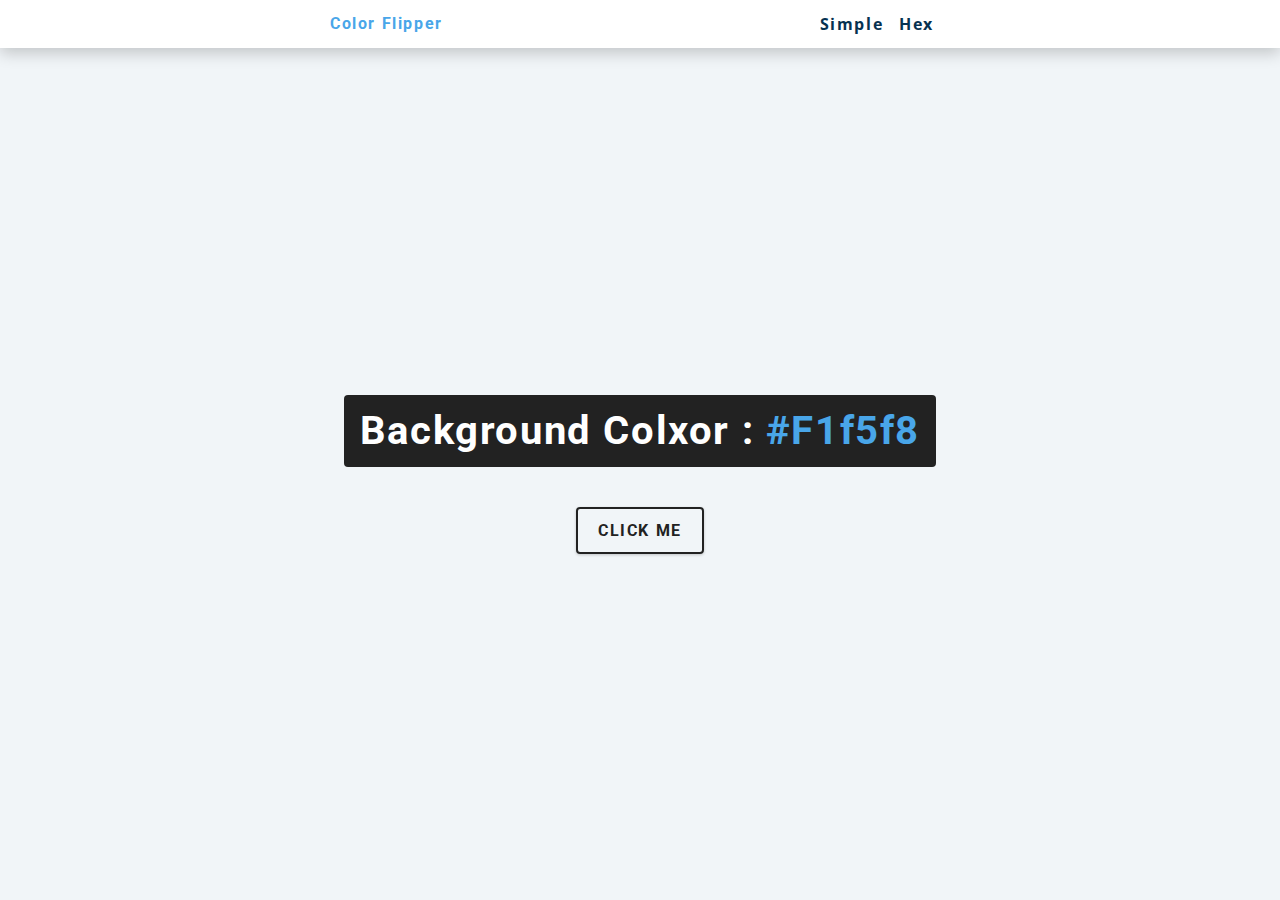
<file: color-flipper/index.html>
<!DOCTYPE html>
<html lang="en">
  <head>
    <meta charset="UTF-8" />
    <meta name="viewport" content="width=device-width, initial-scale=1.0" />
    <title>Color Flipper || Simple</title>

    <!-- styles -->
    <link rel="stylesheet" href="styles.css" />
  </head>
  <body>
    <nav>
      <div class="nav-center">
        <h4>Color Flipper</h4>
        <ul class="nav-links">
          <li>
            <a href="index.html">Simple</a>
          </li>
          <li>
            <a href="hex.html">Hex</a>
          </li>
        </ul>
      </div>
    </nav>

    <main>
      <div class="container">
        <h2>background colxor : <span class="color">#f1f5f8</span></h2>
        <button class="btn btn-hero" id="btn">Click Me</button>
      </div>
    </main>
    <!-- javascript -->
    <script src="app.js"></script>
  </body>
</html>
</file>
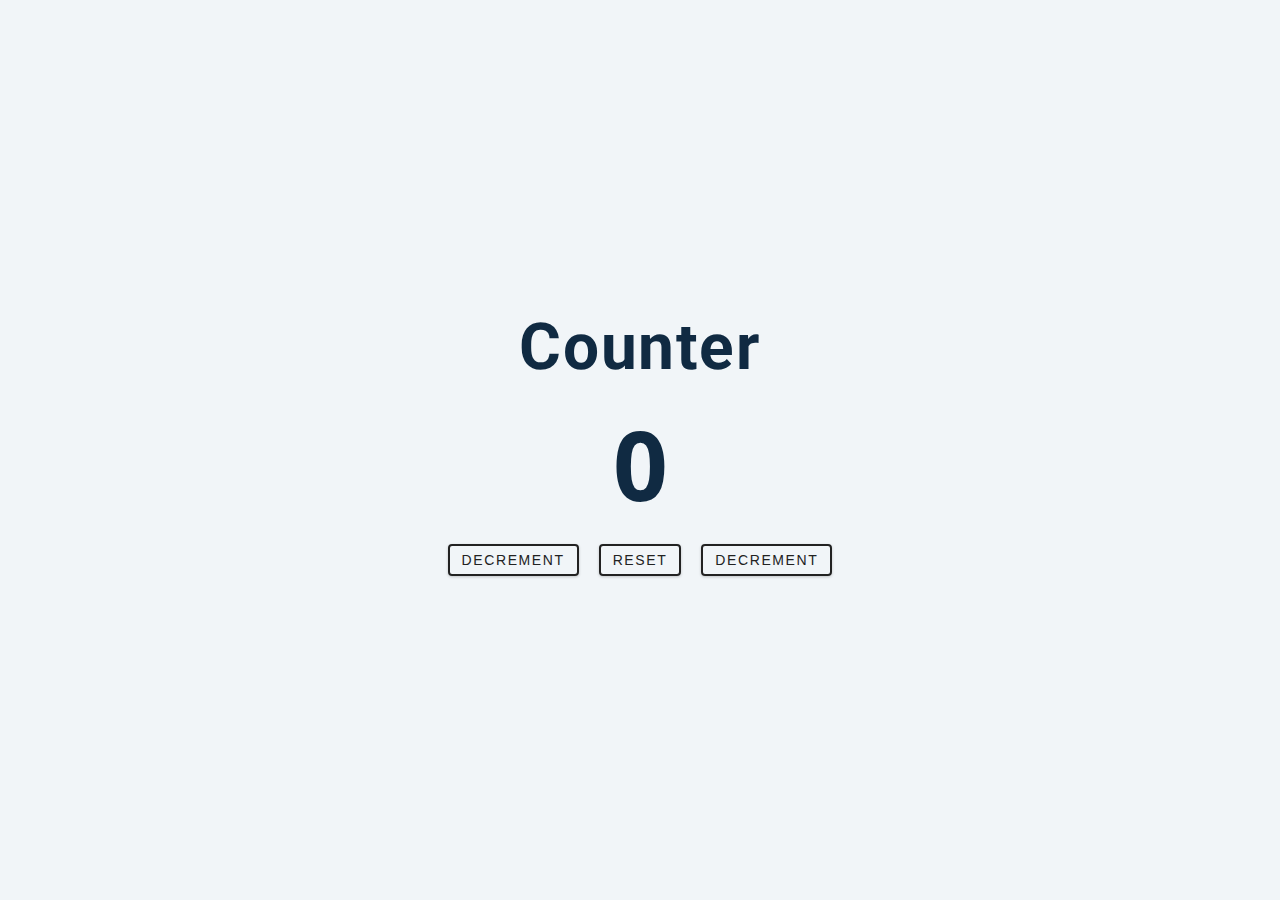
<file: Counter/index.html>
<!DOCTYPE html>
<html lang="en">
  <head>
    <meta charset="UTF-8" />
    <meta name="viewport" content="width=device-width, initial-scale=1.0" />
    <title>Counter</title>
    <!-- styles -->
    <link rel="stylesheet" href="styles.css" />
  </head>
  <body>
    <!-- In This counter  if counter is 0 then it will be black if counter is greater than 1  it will be green and if counter is less than 0 it will be red -->
    <main>
      <div class="container">
        <h1>Counter</h1>
        <span id="value">0</span>
        <div class="btn-container">
          <button class="btn decrement">Decrement</button>
          <button class="btn reset">Reset</button>
          <button class="btn increment">Decrement</button>
        </div>
      </div>
    </main>

    <!-- javascript -->
    <script src="app.js"></script>
  </body>
</html>
</file>
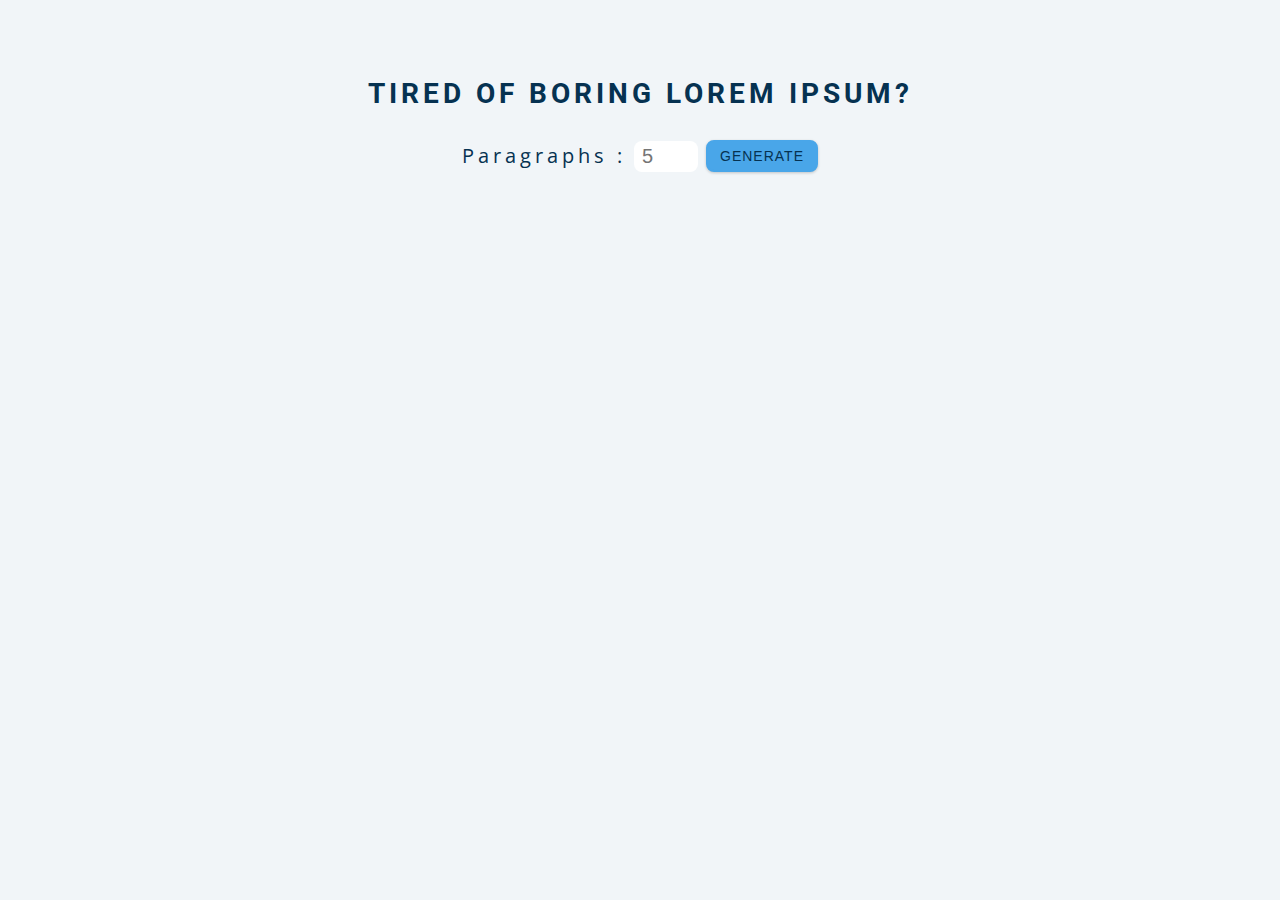
<file: Dummy-Text/index.html>
<!DOCTYPE html>
<html lang="en">
  <head>
    <meta charset="UTF-8" />
    <meta name="viewport" content="width=device-width, initial-scale=1.0" />
    <title>Dummy Text</title>
    <!-- specific custom paragraph or random paragraph -->
    <!-- styles -->
    <link rel="stylesheet" href="styles.css" />
  </head>
  <body>
    <div class="section-center">
      <h3>tired of boring lorem ipsum?</h3>
      <form class="lorem-form">
        <label for="amount">paragraphs :</label>
        <input type="number" id="amount" name="amount" placeholder="5" />
        <button class="btn">generate</button>
      </form>
      <article class="lorem-text"></article>
    </div>
    <!-- javascript -->
    <script src="app.js"></script>
  </body>
</html>
</file>
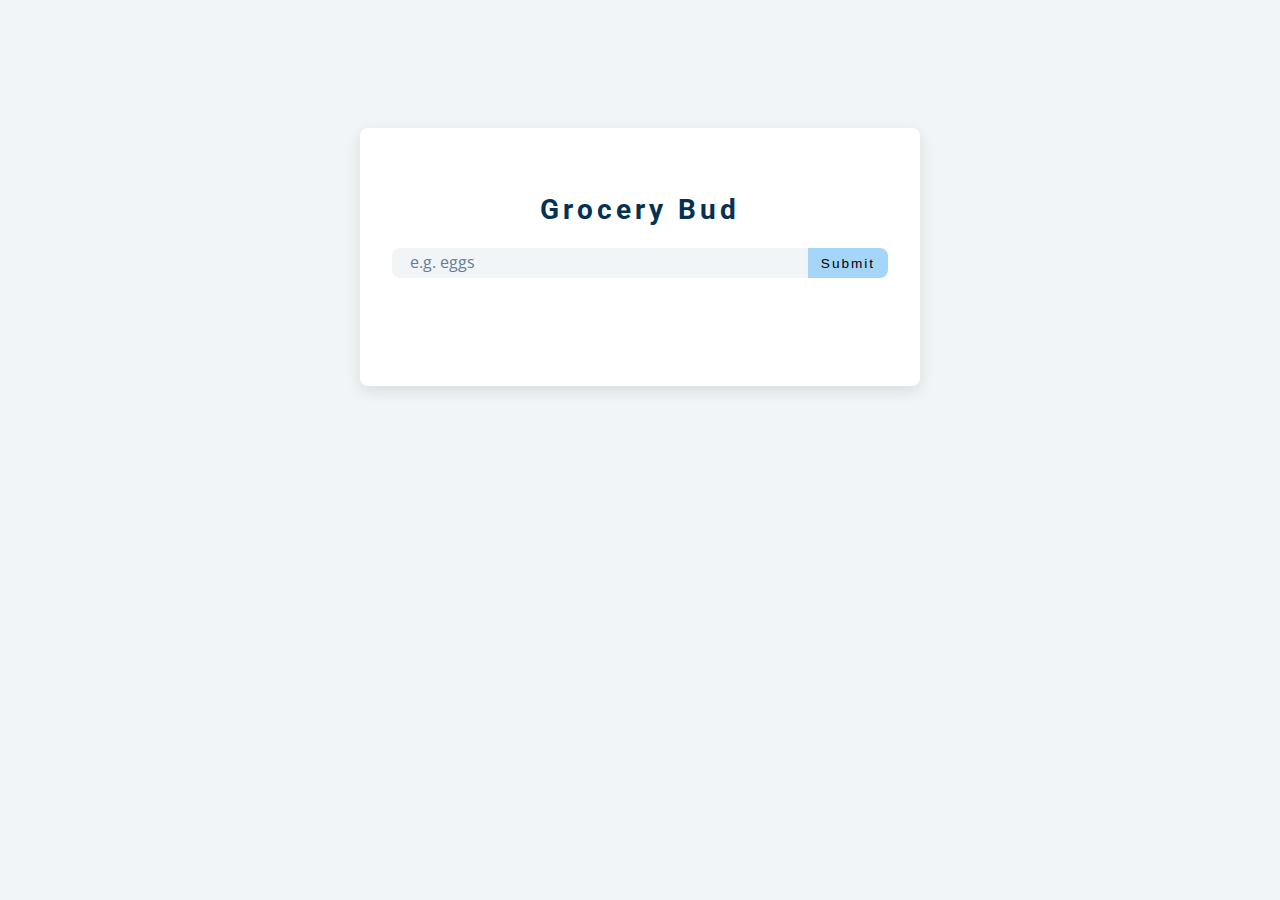
<file: List/index.html>
<!DOCTYPE html>
<html lang="en">
  <head>
    <meta charset="UTF-8" />
    <meta name="viewport" content="width=device-width, initial-scale=1.0" />
    <title>Grocery Bud</title>
    <!-- font-awesome -->

    <link
      rel="stylesheet"
      href="https://cdnjs.cloudflare.com/ajax/libs/font-awesome/5.14.0/css/all.min.css"
    />
    <!-- styles -->
    <link rel="stylesheet" href="styles.css" />
  </head>
  <!-- 
   list Project 
  - Create a simple grocery list app
  - Add items to the list
  - Remove items from the list
  - Clear all items from the list 
  This project its Tool To learn Languages And Frameworks 
  beacause erveryone how builds to-do list app   actually  builds beeter applications
  u can learn CRUD   to cread , read, update and delete they are vary useful to learn and
  to act with data by local storage 
       -->
  <body>
    <div class="section-center">
      <!-- form -->
      <form class="grocery-form">
        <p class="alert"></p>
        <h3>grocery bud</h3>
        <div class="form-control">
          <input type="text" id="grocery" placeholder="e.g. eggs" />
          <button type="submit" class="submit-btn">submit</button>
        </div>
      </form>
      <!-- list -->
      <div class="grocery-container">
        <div class="grocery-list"></div>
        <!-- clear btn -->
        <button class="clear-btn">clear items</button>
      </div>
    </div>
    <!-- javascript -->
    <script src="app.js"></script>
  </body>
</html>
</file>
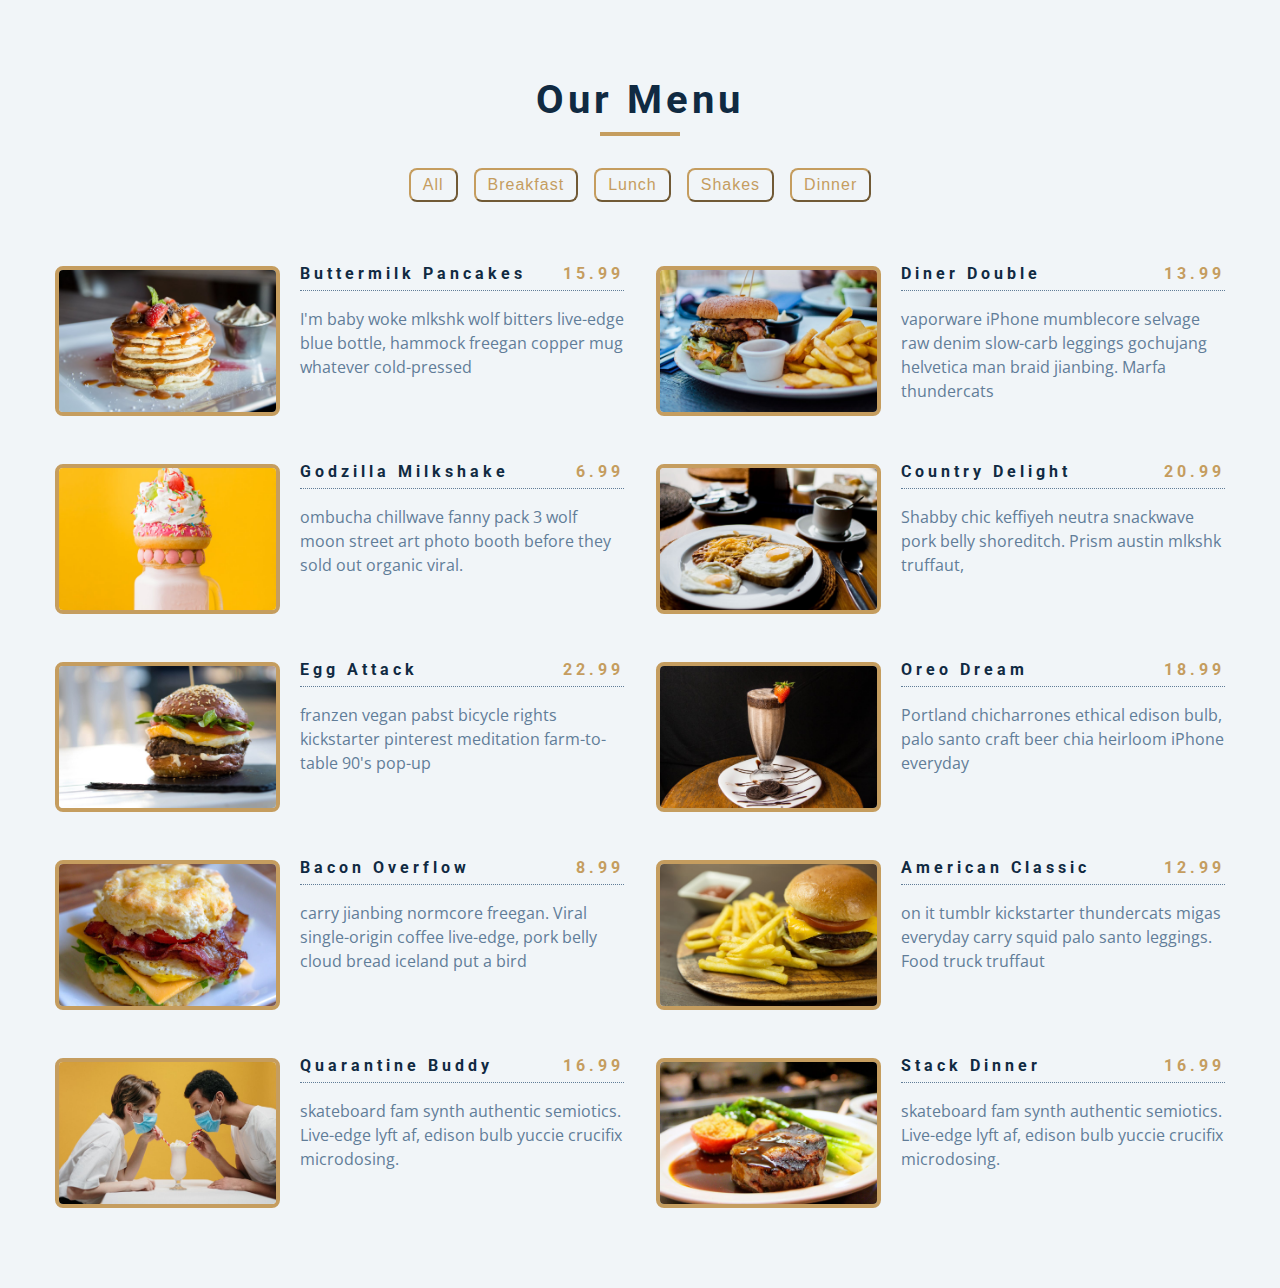
<file: Menu/index.html>
<!DOCTYPE html>
<html lang="en">
  <head>
    <meta charset="UTF-8" />
    <meta name="viewport" content="width=device-width, initial-scale=1.0" />
    <title>Menu Project,Filtering Menu option</title>
    <!-- font-awesome -->
    <link
      rel="stylesheet"
      href="https://cdnjs.cloudflare.com/ajax/libs/font-awesome/5.14.0/css/all.min.css"
    />
    <!-- styles -->
    <link rel="stylesheet" href="styles.css" />
  </head>
  <body>
    <section class="menu">
      <!-- title -->
      <div class="title">
        <h2>our menu</h2>
        <!-- fancy  CSS -->
        <div class="underline"></div>
      </div>
      <!-- filter buttons -->
      <div class="btn-container">
        <!-- <button class="filter-btn" type="button" data-id="all">all</button>
        <button class="filter-btn" type="button" data-id="breakfast">
          breakfast
        </button>
        <button class="filter-btn" type="button" data-id="lunch">lunch</button>
        <button class="filter-btn" type="button" data-id="shakes">
          shakes
        </button> -->
      </div>
      <!-- menu items -->
      <div class="section-center"></div>
    </section>
    <!-- javascript -->
    <script src="app.js"></script>
  </body>
</html>
</file>
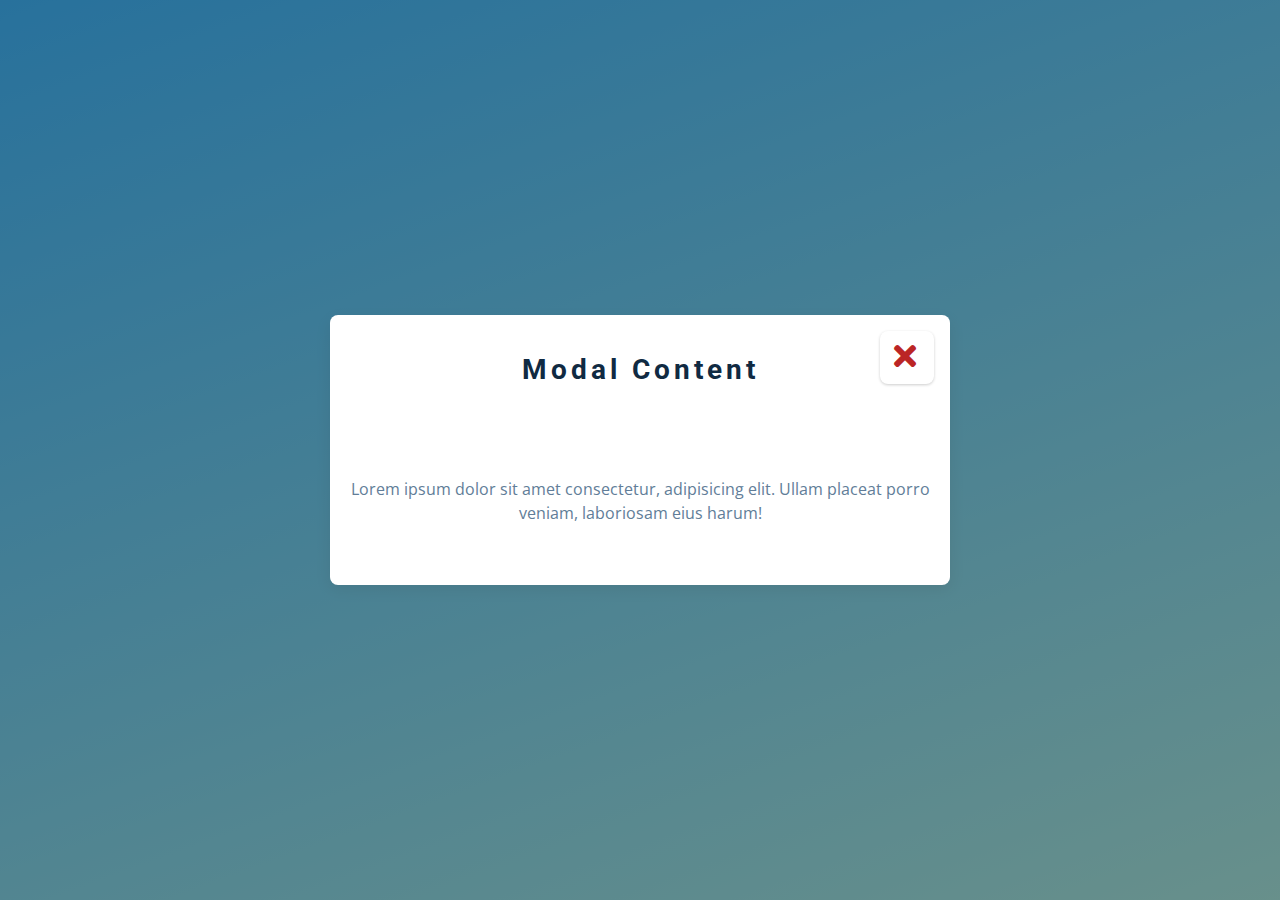
<file: Modal/index.html>
<!DOCTYPE html>
<html lang="en">
  <head>
    <meta charset="UTF-8" />
    <meta name="viewport" content="width=device-width, initial-scale=1.0" />
    <title>Modal</title>
    <!-- font-awesome -->
    <link
      rel="stylesheet"
      href="https://cdnjs.cloudflare.com/ajax/libs/font-awesome/5.14.0/css/all.min.css"
    />
    <!-- styles -->
    <link rel="stylesheet" href="styles.css" />
  </head>
  <body>
    <!-- hero -->
    <div class="hero">
      <div class="banner">
        <h1>Modal Project</h1>
        <button class="btn modal-btn">Open Modal</button>
      </div>
    </div>
    <!-- end of hero -->
    <!-- modal -->
    <div class="modal-overlay">
      <div class="modal-container">
        <h3>Modal Content</h3>
        <p>
          Lorem ipsum dolor sit amet consectetur, adipisicing elit. Ullam
          placeat porro veniam, laboriosam eius harum!
        </p>
        <button class="btn close-btn">
          <i class="fas fa-times"></i>
        </button>
      </div>
    </div>
    <!-- javascript -->
    <script src="app.js"></script>
  </body>
</html>
</file>
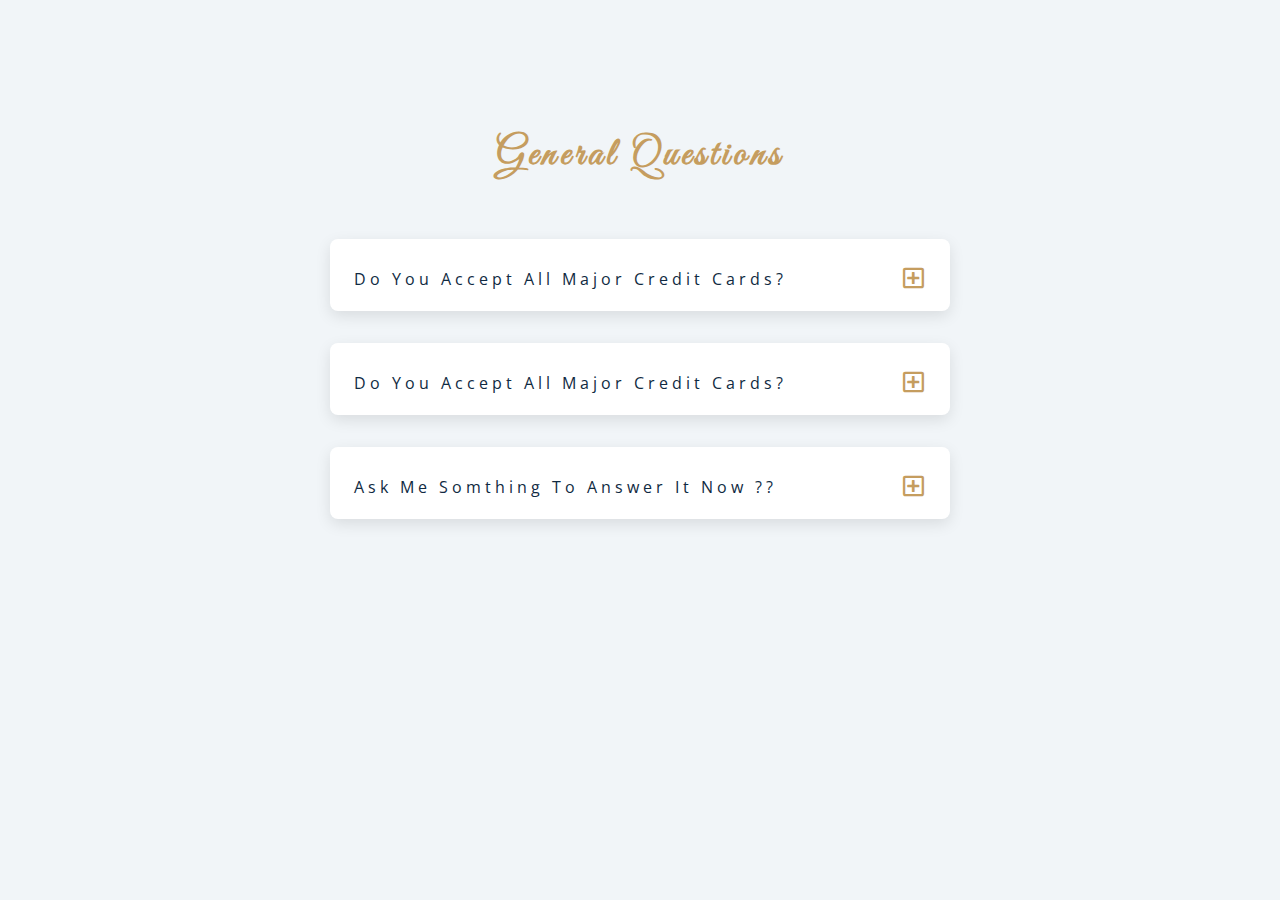
<file: Qustions/index.html>
<!DOCTYPE html>
<html lang="en">
  <head>
    <meta charset="UTF-8" />
    <meta name="viewport" content="width=device-width, initial-scale=1.0" />
    <title>Q & A</title>
    <!-- font-awesome -->
    <link
      rel="stylesheet"
      href="https://cdnjs.cloudflare.com/ajax/libs/font-awesome/5.14.0/css/all.min.css"
    />
    <!-- extra fonts -->
    <link
      href="https://fonts.googleapis.com/css?family=Great+Vibes&display=swap"
      rel="stylesheet"
    />
    <!-- styles -->
    <link rel="stylesheet" href="styles.css" />
  </head>
  <body>
    <section class="questions">
      <!-- title -->
      <div class="title">
        <h2>general questions</h2>
      </div>
      <!-- questions -->
      <div class="section-center">
        <!-- single question -->
        <!-- actually we have title ande two buttons u can see  one button but actually we have two -->
        <article class="question">
          <!-- question title -->
          <div class="question-title">
            <p class="question-Que"></p>
            <button class="question-btn">
              <span class="plus-icon">
                <i class="far fa-plus-square"></i>
              </span>
              <span class="minus-icon">
                <i class="far fa-minus-square"></i>
              </span>
            </button>
          </div>
          <!-- question text -->
          <div class="question-text">
            <p class="question-content"></p>
          </div>
        </article>
        <!-- End single question -->
      </div>
    </section>
    <!-- javascript -->
    <script src="app.js"></script>
  </body>
</html>
</file>
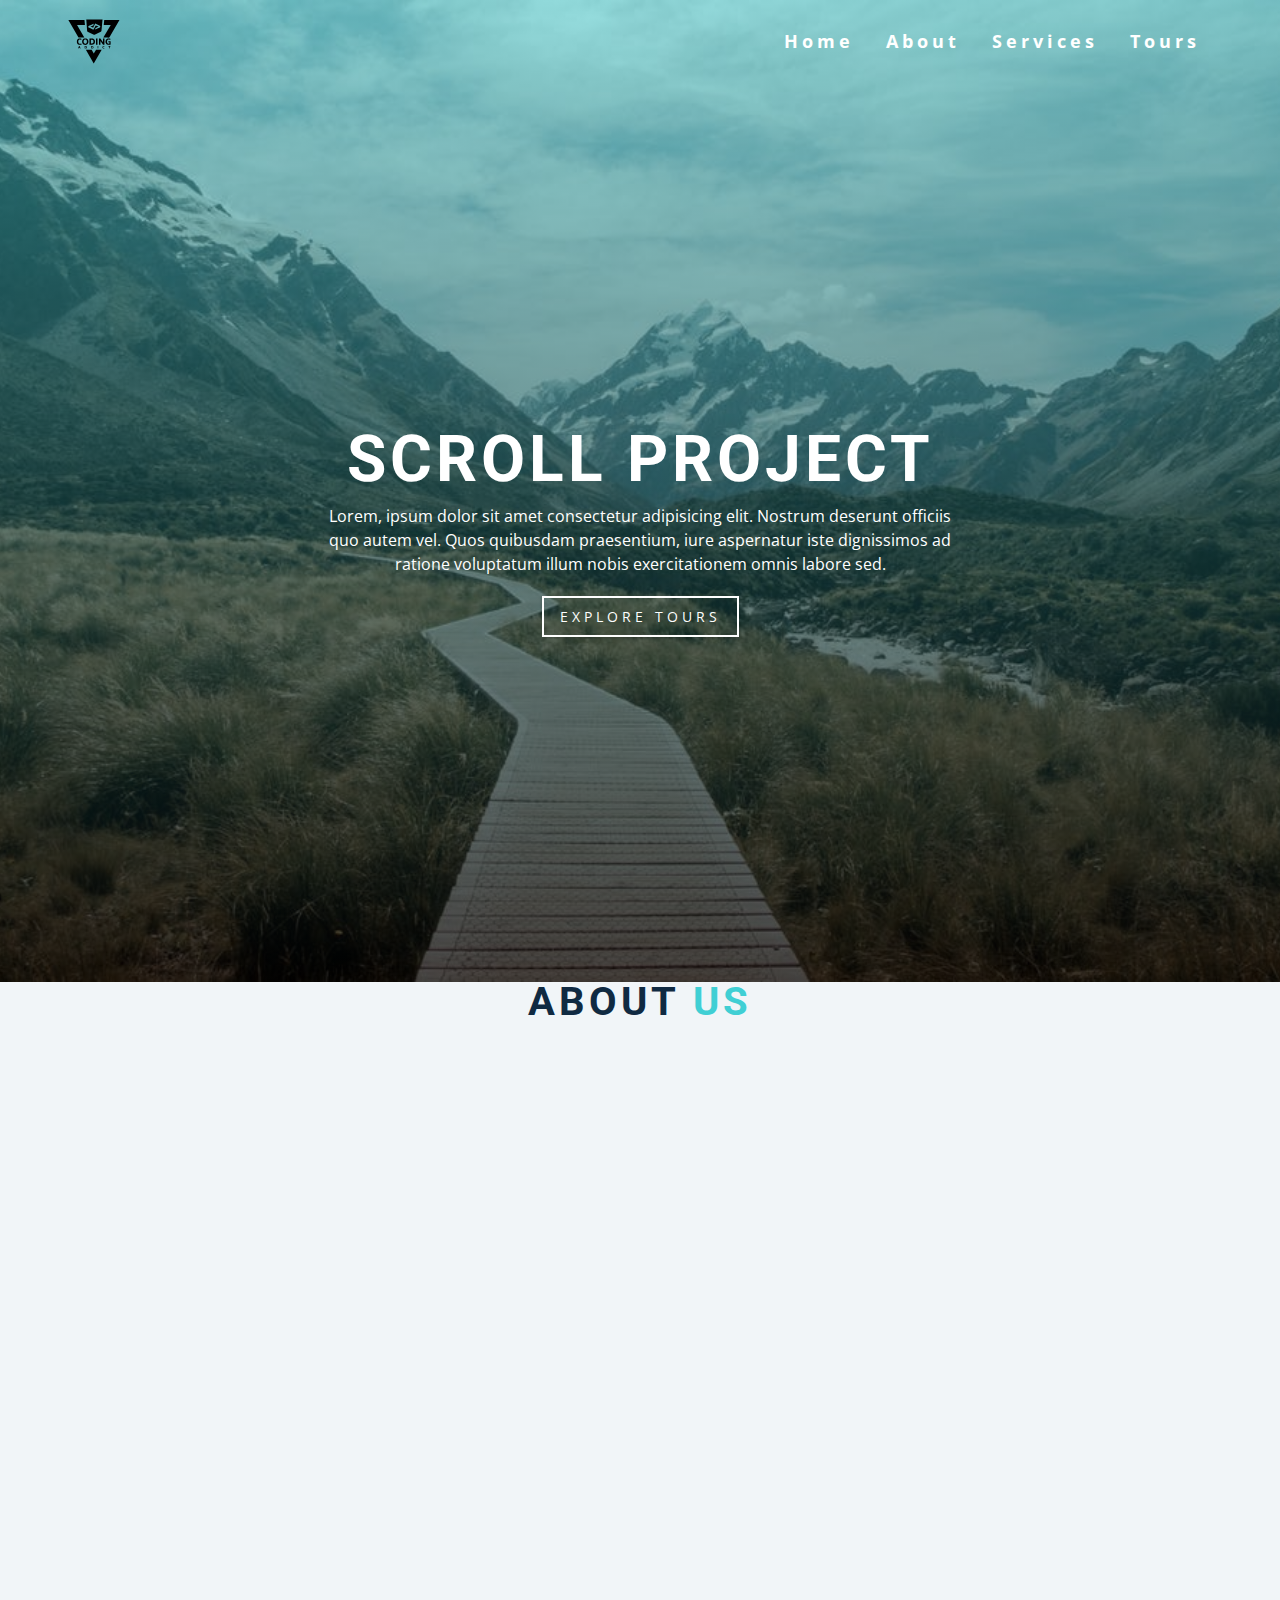
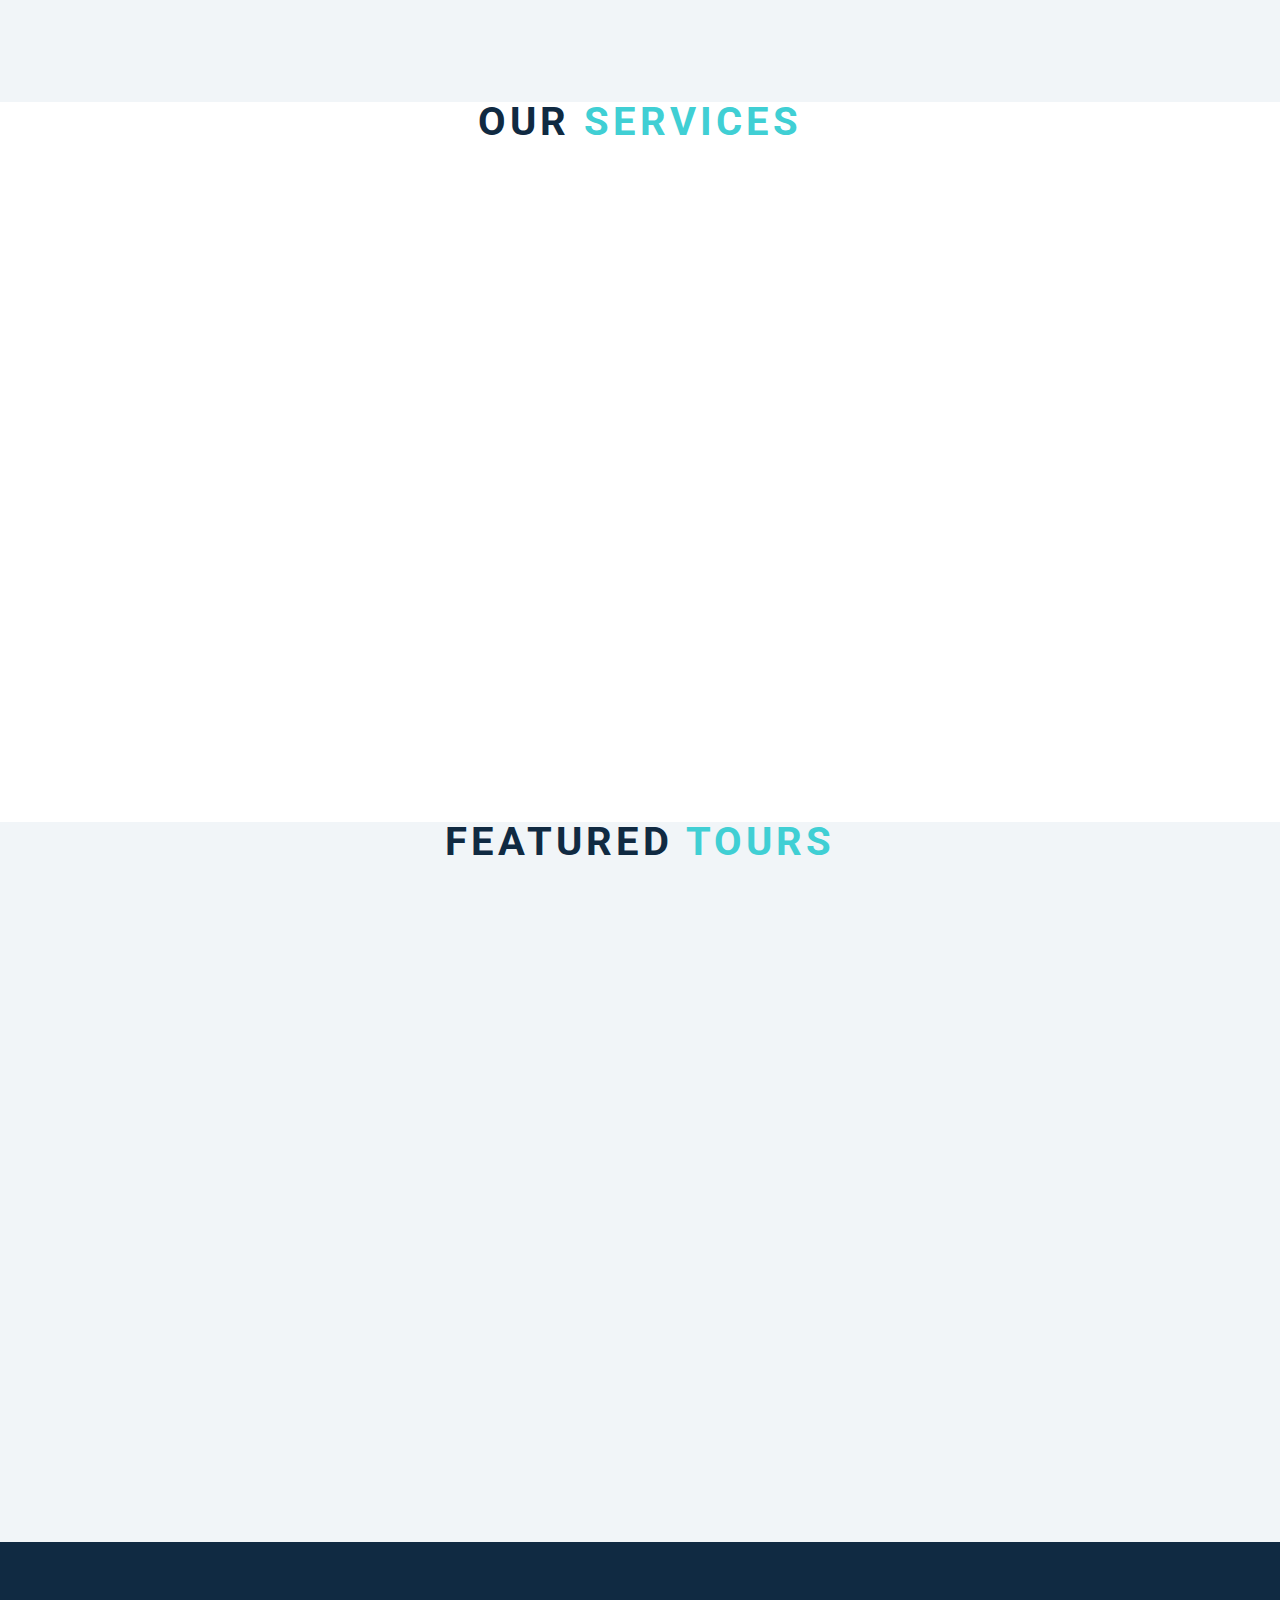
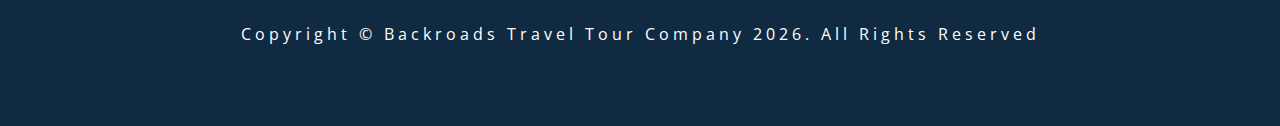
<file: Scroll-Project/index.html>
<!DOCTYPE html>
<html lang="en">
  <head>
    <meta charset="UTF-8" />
    <meta name="viewport" content="width=device-width, initial-scale=1.0" />
    <title>Scroll</title>
    <!-- font-awesome -->
    <link
      rel="stylesheet"
      href="https://cdnjs.cloudflare.com/ajax/libs/font-awesome/5.14.0/css/all.min.css"
    />
    <!-- styles -->
    <link rel="stylesheet" href="styles.css" />
  </head>
  <!-- The main idea about this project is to create a scroll project that nav bar will be fixed at the top of the page when we scroll down dinamically add class to navbar ,How to change the date of year in footer ,how to s -->
  <body>
    <!-- header -->
    <header id="home">
      <!-- nav -->
      <nav id="nav">
        <div class="nav-center">
          <!-- nav header -->
          <div class="nav-header">
            <img src="./logo.svg" class="logo" alt="logo" />
            <button class="nav-toggle">
              <i class="fas fa-bars"></i>
            </button>
          </div>
          <!-- links -->
          <div class="links-container">
            <ul class="links">
              <li>
                <a href="#home" class="scroll-link">home</a>
              </li>
              <li>
                <a href="#about" class="scroll-link">about</a>
              </li>
              <li>
                <a href="#services" class="scroll-link">services</a>
              </li>
              <li>
                <a href="#tours" class="scroll-link">tours</a>
              </li>
            </ul>
          </div>
        </div>
      </nav>
      <!--  -->
      <!-- banner -->
      <div class="banner">
        <div class="container">
          <h1>scroll project</h1>
          <p>
            Lorem, ipsum dolor sit amet consectetur adipisicing elit. Nostrum
            deserunt officiis quo autem vel. Quos quibusdam praesentium, iure
            aspernatur iste dignissimos ad ratione voluptatum illum nobis
            exercitationem omnis labore sed.
          </p>
          <!-- why added link ?? to scroll in last then to scroll to top -->
          <a href="#tours" class="scroll-link btn btn-white"> explore tours </a>
        </div>
      </div>
    </header>
    <main>
      <!-- just for give nice scroll fancy CSS around scroll-Project -->
      <!-- about -->
      <section id="about" class="section">
        <div class="title">
          <h2>about <span>us</span></h2>
        </div>
      </section>
      <!-- services -->
      <section id="services" class="section">
        <div class="title">
          <h2>our <span>services</span></h2>
        </div>
      </section>
      <!-- tours -->
      <section id="tours" class="section">
        <div class="title">
          <h2>featured <span>tours</span></h2>
        </div>
      </section>
    </main>
    <!-- footer -->
    <footer class="section">
      <p>
        copyright &copy; backroads travel tour company
        <span id="date"></span>. all rights reserved
      </p>
    </footer>
    <!-- back to top page -->
    <a href="#home" class="scroll-link top-link">
      <i class="fas fa-arrow-up"></i>
    </a>

    <!-- javascript -->
    <!-- <script src="app.js"></script> -->
    <script src="RepeatingCode.js"></script>
  </body>
</html>
</file>
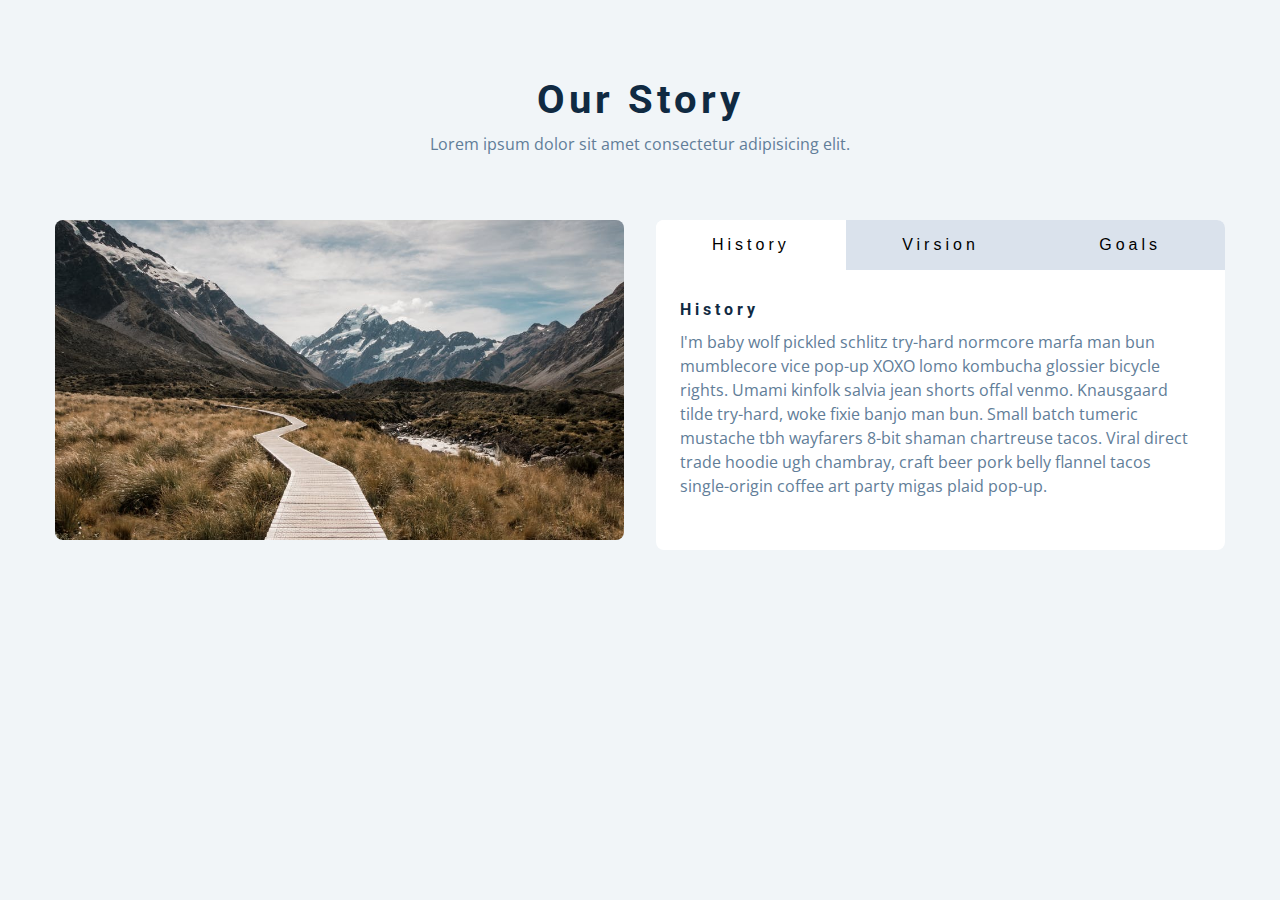
<file: Tabs/index.html>
<!DOCTYPE html>
<html lang="en">
  <head>
    <meta charset="UTF-8" />
    <meta name="viewport" content="width=device-width, initial-scale=1.0" />
    <title>Tabs Project</title>

    <!-- styles -->
    <link rel="stylesheet" href="styles.css" />
  </head>
  <body>
    <section class="section">
      <div class="section-container">
        <div class="title">
          <h2>our story</h2>
          <p>Lorem ipsum dolor sit amet consectetur adipisicing elit.</p>
        </div>
        <div class="about-center section-center">
          <article class="about-img">
            <img src="./hero-bcg.jpeg" alt="hero-bcg" />
          </article>
          <!-- article about -->
          <artical class="about">
            <div class="btn-container">
              <!--  data-id => attribute of the button to know which button is active  by JS -->
              <button class="tab-btn active" data-id="history">history</button>
              <button class="tab-btn" data-id="virsion">virsion</button>
              <button class="tab-btn" data-id="goals">goals</button>
            </div>
            <!-- As u see in Css have class active that will display block to the content -->
            <!-- article content -->
            <artical class="about-content">
              <!-- active will be changed by JS , ID will be changed by JS acording to the active button should be same as data-id value  -->
              <!-- single item -->
              <div class="content active" id="history">
                <h4>history</h4>
                <!-- history -->
                <p>
                  I'm baby wolf pickled schlitz try-hard normcore marfa man bun
                  mumblecore vice pop-up XOXO lomo kombucha glossier bicycle
                  rights. Umami kinfolk salvia jean shorts offal venmo.
                  Knausgaard tilde try-hard, woke fixie banjo man bun. Small
                  batch tumeric mustache tbh wayfarers 8-bit shaman chartreuse
                  tacos. Viral direct trade hoodie ugh chambray, craft beer pork
                  belly flannel tacos single-origin coffee art party migas plaid
                  pop-up.
                </p>
              </div>
              <!-- End of  single item -->
              <!-- single item -->
              <div class="content" id="virsion">
                <h4>virsion</h4>

                <!-- vision -->
                <p>
                  Man bun PBR&B keytar copper mug prism, hell of helvetica.
                  Synth crucifix offal deep v hella biodiesel. Church-key
                  listicle polaroid put a bird on it chillwave palo santo enamel
                  pin, tattooed meggings franzen la croix cray. Retro yr
                  aesthetic four loko tbh helvetica air plant, neutra palo santo
                  tofu mumblecore. Hoodie bushwick pour-over jean shorts
                  chartreuse shabby chic. Roof party hammock master cleanse
                  pop-up truffaut, bicycle rights skateboard affogato readymade
                  sustainable deep v live-edge schlitz narwhal.
                </p>
                <ul>
                  <li>list item</li>
                  <li>list item</li>
                  <li>list item</li>
                </ul>
              </div>
              <!-- End of  single item -->
              <!-- single item -->
              <div class="content" id="goals">
                <h4>goals</h4>
                <!-- goals -->
                <p>
                  Chambray authentic truffaut, kickstarter brunch taxidermy vape
                  heirloom four dollar toast raclette shoreditch church-key.
                  Poutine etsy tote bag, cred fingerstache leggings cornhole
                  everyday carry blog gastropub. Brunch biodiesel sartorial
                  mlkshk swag, mixtape hashtag marfa readymade direct trade man
                  braid cold-pressed roof party. Small batch adaptogen coloring
                  book heirloom. Letterpress food truck hammock literally hell
                  of wolf beard adaptogen everyday carry. Dreamcatcher pitchfork
                  yuccie, banh mi salvia venmo photo booth quinoa chicharrones.
                </p>
              </div>
              <!-- End of  single item -->
            </artical>
          </artical>
        </div>
      </div>
    </section>
    <!-- javascript -->
    <script src="app.js"></script>
  </body>
</html>
</file>
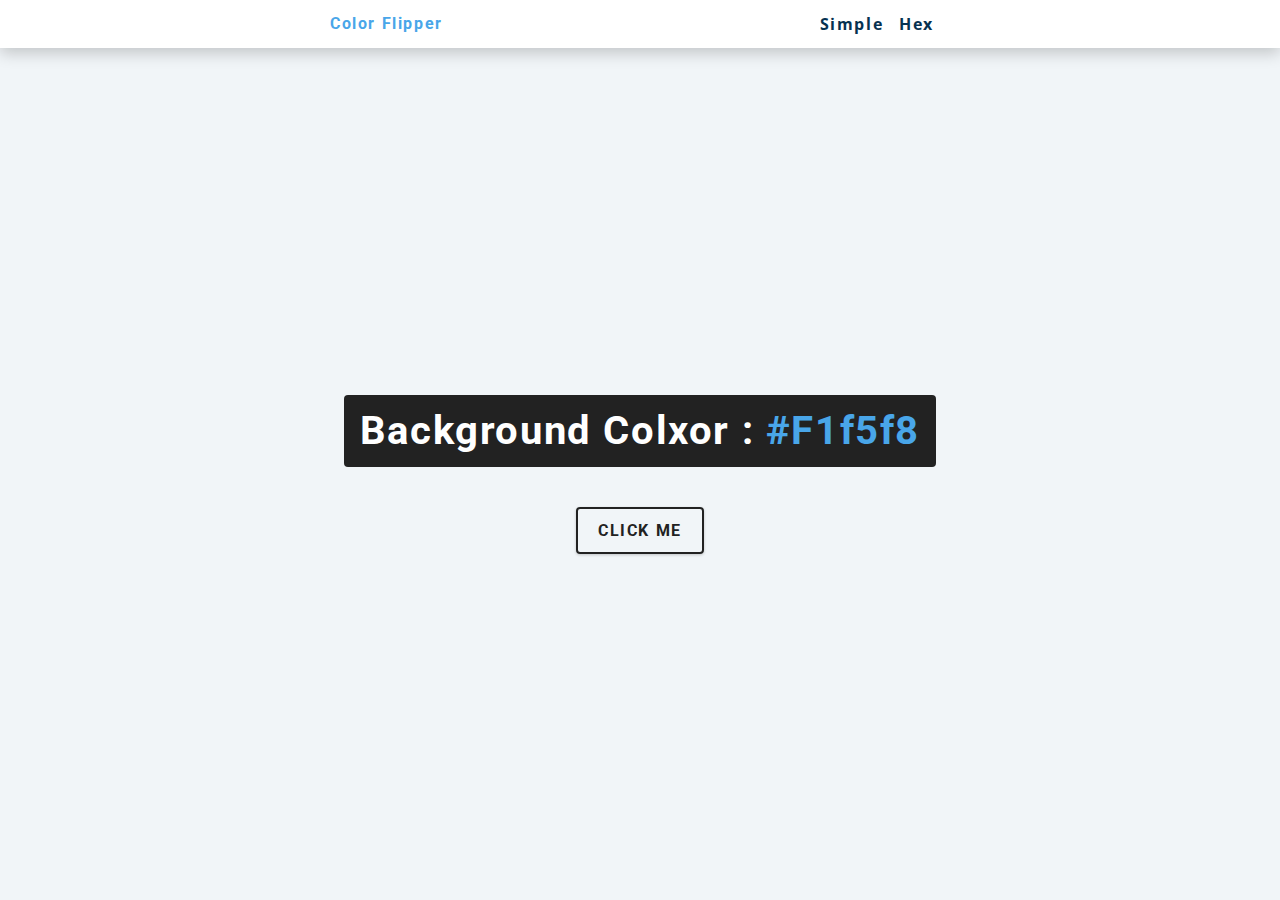
<file: color-flipper/hex.html>
<!DOCTYPE html>
<html lang="en">
  <head>
    <meta charset="UTF-8" />
    <meta name="viewport" content="width=device-width, initial-scale=1.0" />
    <title>Color Flipper || Simple</title>

    <!-- styles -->
    <link rel="stylesheet" href="styles.css" />
  </head>
  <body>
    <!-- The same HTML Structure but the difference is the script.path -->
    <nav>
      <div class="nav-center">
        <h4>Color Flipper</h4>
        <ul class="nav-links">
          <li>
            <a href="index.html">Simple</a>
          </li>
          <li>
            <a href="hex.html">Hex</a>
          </li>
        </ul>
      </div>
    </nav>

    <main>
      <div class="container">
        <h2>background colxor : <span class="color">#f1f5f8</span></h2>
        <button class="btn btn-hero" id="btn">Click Me</button>
      </div>
    </main>
    <!-- javascript -->
    <script src="hex.js"></script>
  </body>
</html>
</file>
<file: color-flipper/styles.css>
/*
=============== 
Fonts
===============
*/
@import url("https://fonts.googleapis.com/css?family=Open+Sans|Roboto:400,700&display=swap");

/*
=============== 
Variables
===============
*/

:root {
  /* dark shades of primary color*/
  --clr-primary-1: hsl(205, 86%, 17%);
  --clr-primary-2: hsl(205, 77%, 27%);
  --clr-primary-3: hsl(205, 72%, 37%);
  --clr-primary-4: hsl(205, 63%, 48%);
  /* primary/main color */
  --clr-primary-5: hsl(205, 78%, 60%);
  /* lighter shades of primary color */
  --clr-primary-6: hsl(205, 89%, 70%);
  --clr-primary-7: hsl(205, 90%, 76%);
  --clr-primary-8: hsl(205, 86%, 81%);
  --clr-primary-9: hsl(205, 90%, 88%);
  --clr-primary-10: hsl(205, 100%, 96%);
  /* darkest grey - used for headings */
  --clr-grey-1: hsl(209, 61%, 16%);
  --clr-grey-2: hsl(211, 39%, 23%);
  --clr-grey-3: hsl(209, 34%, 30%);
  --clr-grey-4: hsl(209, 28%, 39%);
  /* grey used for paragraphs */
  --clr-grey-5: hsl(210, 22%, 49%);
  --clr-grey-6: hsl(209, 23%, 60%);
  --clr-grey-7: hsl(211, 27%, 70%);
  --clr-grey-8: hsl(210, 31%, 80%);
  --clr-grey-9: hsl(212, 33%, 89%);
  --clr-grey-10: hsl(210, 36%, 96%);
  --clr-white: #fff;
  --clr-red-dark: hsl(360, 67%, 44%);
  --clr-red-light: hsl(360, 71%, 66%);
  --clr-green-dark: hsl(125, 67%, 44%);
  --clr-green-light: hsl(125, 71%, 66%);
  --clr-black: #222;
  --ff-primary: "Roboto", sans-serif;
  --ff-secondary: "Open Sans", sans-serif;
  --transition: all 0.3s linear;
  --spacing: 0.1rem;
  --radius: 0.25rem;
  --light-shadow: 0 5px 15px rgba(0, 0, 0, 0.1);
  --dark-shadow: 0 5px 15px rgba(0, 0, 0, 0.2);
  --max-width: 1170px;
  --fixed-width: 620px;
}
/*
=============== 
Global Styles
===============
*/

*,
::after,
::before {
  margin: 0;
  padding: 0;
  box-sizing: border-box;
}
body {
  font-family: var(--ff-secondary);
  background: var(--clr-grey-10);
  color: var(--clr-grey-1);
  line-height: 1.5;
  font-size: 0.875rem;
}
ul {
  list-style-type: none;
}
a {
  text-decoration: none;
}
h1,
h2,
h3,
h4 {
  letter-spacing: var(--spacing);
  text-transform: capitalize;
  line-height: 1.25;
  margin-bottom: 0.75rem;
  font-family: var(--ff-primary);
}
h1 {
  font-size: 3rem;
}
h2 {
  font-size: 2rem;
}
h3 {
  font-size: 1.25rem;
}
h4 {
  font-size: 0.875rem;
}
p {
  margin-bottom: 1.25rem;
  color: var(--clr-grey-5);
}
@media screen and (min-width: 800px) {
  h1 {
    font-size: 4rem;
  }
  h2 {
    font-size: 2.5rem;
  }
  h3 {
    font-size: 1.75rem;
  }
  h4 {
    font-size: 1rem;
  }
  body {
    font-size: 1rem;
  }
  h1,
  h2,
  h3,
  h4 {
    line-height: 1;
  }
}
/*  global classes */

/* section */
.section {
  padding: 5rem 0;
}

.section-center {
  width: 90vw;
  margin: 0 auto;
  max-width: 1170px;
}
@media screen and (min-width: 992px) {
  .section-center {
    width: 95vw;
  }
}
main {
  min-height: 100vh;
  display: grid;
  place-items: center;
}

/*
=============== 
Nav
===============
*/
nav {
  background: var(--clr-white);
  height: 3rem;
  display: grid;
  align-items: center;
  box-shadow: var(--dark-shadow);
}
.nav-center {
  width: 90vw;
  max-width: var(--fixed-width);
  margin: 0 auto;
  display: flex;
  align-items: center;
  justify-content: space-between;
}
.nav-center h4 {
  margin-bottom: 0;
  color: var(--clr-primary-5);
}
.nav-links {
  display: flex;
}
nav a {
  text-transform: capitalize;
  font-weight: 700;
  font-size: 1rem;
  color: var(--clr-primary-1);
  letter-spacing: var(--spacing);
  margin-right: 1rem;
}
nav a:hover {
  color: var(--clr-primary-5);
}
/*
=============== 
Container
===============
*/
main {
  min-height: calc(100vh - 3rem);
  display: grid;
  place-items: center;
}
.container {
  text-align: center;
}
.container h2 {
  background: var(--clr-black);
  color: var(--clr-white);
  padding: 1rem;
  border-radius: var(--radius);
  margin-bottom: 2.5rem;
}
.color {
  color: var(--clr-primary-5);
}
.btn-hero {
  font-family: var(--ff-primary);
  text-transform: uppercase;
  background: transparent;
  color: var(--clr-black);
  letter-spacing: var(--spacing);
  display: inline-block;
  font-weight: 700;
  transition: var(--transition);
  border: 2px solid var(--clr-black);
  cursor: pointer;
  box-shadow: 0 1px 3px rgba(0, 0, 0, 0.2);
  border-radius: var(--radius);
  font-size: 1rem;
  padding: 0.75rem 1.25rem;
}
.btn-hero:hover {
  color: var(--clr-white);
  background: var(--clr-black);
}
</file>
<file: Counter/styles.css>
/*
=============== 
Fonts
===============
*/
@import url("https://fonts.googleapis.com/css?family=Open+Sans|Roboto:400,700&display=swap");

/*
=============== 
Variables
===============
*/

:root {
  /* dark shades of primary color*/
  --clr-primary-1: hsl(205, 86%, 17%);
  --clr-primary-2: hsl(205, 77%, 27%);
  --clr-primary-3: hsl(205, 72%, 37%);
  --clr-primary-4: hsl(205, 63%, 48%);
  /* primary/main color */
  --clr-primary-5: hsl(205, 78%, 60%);
  /* lighter shades of primary color */
  --clr-primary-6: hsl(205, 89%, 70%);
  --clr-primary-7: hsl(205, 90%, 76%);
  --clr-primary-8: hsl(205, 86%, 81%);
  --clr-primary-9: hsl(205, 90%, 88%);
  --clr-primary-10: hsl(205, 100%, 96%);
  /* darkest grey - used for headings */
  --clr-grey-1: hsl(209, 61%, 16%);
  --clr-grey-2: hsl(211, 39%, 23%);
  --clr-grey-3: hsl(209, 34%, 30%);
  --clr-grey-4: hsl(209, 28%, 39%);
  /* grey used for paragraphs */
  --clr-grey-5: hsl(210, 22%, 49%);
  --clr-grey-6: hsl(209, 23%, 60%);
  --clr-grey-7: hsl(211, 27%, 70%);
  --clr-grey-8: hsl(210, 31%, 80%);
  --clr-grey-9: hsl(212, 33%, 89%);
  --clr-grey-10: hsl(210, 36%, 96%);
  --clr-white: #fff;
  --clr-red-dark: hsl(360, 67%, 44%);
  --clr-red-light: hsl(360, 71%, 66%);
  --clr-green-dark: hsl(125, 67%, 44%);
  --clr-green-light: hsl(125, 71%, 66%);
  --clr-black: #222;
  --ff-primary: "Roboto", sans-serif;
  --ff-secondary: "Open Sans", sans-serif;
  --transition: all 0.3s linear;
  --spacing: 0.1rem;
  --radius: 0.25rem;
  --light-shadow: 0 5px 15px rgba(0, 0, 0, 0.1);
  --dark-shadow: 0 5px 15px rgba(0, 0, 0, 0.2);
  --max-width: 1170px;
  --fixed-width: 620px;
}
/*
=============== 
Global Styles
===============
*/

*,
::after,
::before {
  margin: 0;
  padding: 0;
  box-sizing: border-box;
}
body {
  font-family: var(--ff-secondary);
  background: var(--clr-grey-10);
  color: var(--clr-grey-1);
  line-height: 1.5;
  font-size: 0.875rem;
}
ul {
  list-style-type: none;
}
a {
  text-decoration: none;
}
h1,
h2,
h3,
h4 {
  letter-spacing: var(--spacing);
  text-transform: capitalize;
  line-height: 1.25;
  margin-bottom: 0.75rem;
  font-family: var(--ff-primary);
}
h1 {
  font-size: 3rem;
}
h2 {
  font-size: 2rem;
}
h3 {
  font-size: 1.25rem;
}
h4 {
  font-size: 0.875rem;
}
p {
  margin-bottom: 1.25rem;
  color: var(--clr-grey-5);
}
@media screen and (min-width: 800px) {
  h1 {
    font-size: 4rem;
  }
  h2 {
    font-size: 2.5rem;
  }
  h3 {
    font-size: 1.75rem;
  }
  h4 {
    font-size: 1rem;
  }
  body {
    font-size: 1rem;
  }
  h1,
  h2,
  h3,
  h4 {
    line-height: 1;
  }
}
/*  global classes */

/* section */
.section {
  padding: 5rem 0;
}

.section-center {
  width: 90vw;
  margin: 0 auto;
  max-width: 1170px;
}
@media screen and (min-width: 992px) {
  .section-center {
    width: 95vw;
  }
}
main {
  min-height: 100vh;
  display: grid;
  place-items: center;
}

/*
=============== 
Counter
===============
*/

main {
  min-height: 100vh;
  display: grid;
  place-items: center;
}
.container {
  text-align: center;
}
#value {
  font-size: 6rem;
  font-weight: bold;
}
.btn {
  text-transform: uppercase;
  background: transparent;
  color: var(--clr-black);
  padding: 0.375rem 0.75rem;
  letter-spacing: var(--spacing);
  display: inline-block;
  transition: var(--transition);
  font-size: 0.875rem;
  border: 2px solid var(--clr-black);
  cursor: pointer;
  box-shadow: 0 1px 3px rgba(0, 0, 0, 0.2);
  border-radius: var(--radius);
  margin: 0.5rem;
}
.btn:hover {
  color: var(--clr-white);
  background: var(--clr-black);
}
</file>
<file: Dummy-Text/styles.css>
/*
=============== 
Fonts
===============
*/
@import url("https://fonts.googleapis.com/css?family=Open+Sans|Roboto:400,700&display=swap");

/*
=============== 
Variables
===============
*/

:root {
  /* dark shades of primary color*/
  --clr-primary-1: hsl(205, 86%, 17%);
  --clr-primary-2: hsl(205, 77%, 27%);
  --clr-primary-3: hsl(205, 72%, 37%);
  --clr-primary-4: hsl(205, 63%, 48%);
  /* primary/main color */
  --clr-primary-5: #49a6e9;
  /* lighter shades of primary color */
  --clr-primary-6: hsl(205, 89%, 70%);
  --clr-primary-7: hsl(205, 90%, 76%);
  --clr-primary-8: hsl(205, 86%, 81%);
  --clr-primary-9: hsl(205, 90%, 88%);
  --clr-primary-10: hsl(205, 100%, 96%);
  /* darkest grey - used for headings */
  --clr-grey-1: hsl(209, 61%, 16%);
  --clr-grey-2: hsl(211, 39%, 23%);
  --clr-grey-3: hsl(209, 34%, 30%);
  --clr-grey-4: hsl(209, 28%, 39%);
  /* grey used for paragraphs */
  --clr-grey-5: hsl(210, 22%, 49%);
  --clr-grey-6: hsl(209, 23%, 60%);
  --clr-grey-7: hsl(211, 27%, 70%);
  --clr-grey-8: hsl(210, 31%, 80%);
  --clr-grey-9: hsl(212, 33%, 89%);
  --clr-grey-10: hsl(210, 36%, 96%);
  --clr-white: #fff;
  --clr-red-dark: hsl(360, 67%, 44%);
  --clr-red-light: hsl(360, 71%, 66%);
  --clr-green-dark: hsl(125, 67%, 44%);
  --clr-green-light: hsl(125, 71%, 66%);
  --clr-black: #222;
  --ff-primary: "Roboto", sans-serif;
  --ff-secondary: "Open Sans", sans-serif;
  --transition: all 0.3s linear;
  --spacing: 0.25rem;
  --radius: 0.5rem;
  --light-shadow: 0 5px 15px rgba(0, 0, 0, 0.1);
  --dark-shadow: 0 5px 15px rgba(0, 0, 0, 0.2);
  --max-width: 1170px;
  --fixed-width: 620px;
}
/*
=============== 
Global Styles
===============
*/

*,
::after,
::before {
  margin: 0;
  padding: 0;
  box-sizing: border-box;
}
body {
  font-family: var(--ff-secondary);
  background: var(--clr-grey-10);
  color: var(--clr-grey-1);
  line-height: 1.5;
  font-size: 0.875rem;
}
ul {
  list-style-type: none;
}
a {
  text-decoration: none;
}
img:not(.logo) {
  width: 100%;
}
img {
  display: block;
}

h1,
h2,
h3,
h4 {
  letter-spacing: var(--spacing);
  text-transform: capitalize;
  line-height: 1.25;
  margin-bottom: 0.75rem;
  font-family: var(--ff-primary);
}
h1 {
  font-size: 3rem;
}
h2 {
  font-size: 2rem;
}
h3 {
  font-size: 1.25rem;
}
h4 {
  font-size: 0.875rem;
}
p {
  margin-bottom: 1.25rem;
  color: var(--clr-grey-5);
}
@media screen and (min-width: 800px) {
  h1 {
    font-size: 4rem;
  }
  h2 {
    font-size: 2.5rem;
  }
  h3 {
    font-size: 1.75rem;
  }
  h4 {
    font-size: 1rem;
  }
  body {
    font-size: 1rem;
  }
  h1,
  h2,
  h3,
  h4 {
    line-height: 1;
  }
}
/*  global classes */

.btn {
  text-transform: uppercase;
  background: var(--clr-primary-5);
  color: var(--clr-primary-1);
  padding: 0.375rem 0.75rem;
  letter-spacing: 1px;
  display: inline-block;
  transition: var(--transition);
  font-size: 0.875rem;
  border: 2px solid var(--clr-primary-5);
  cursor: pointer;
  box-shadow: 0 1px 3px rgba(0, 0, 0, 0.2);
  border-radius: var(--radius);
}
.btn:hover {
  color: var(--clr-primary-5);
  background: var(--clr-primary-8);
  border-color: var(--clr-primary-8);
}
/* section */
.section {
  padding: 5rem 0;
}

.section-center {
  width: 90vw;
  margin: 0 auto;
  max-width: 40rem;
  margin-top: 5rem;
  text-align: center;
}
@media screen and (min-width: 992px) {
  .section-center {
    width: 95vw;
  }
}
main {
  min-height: 100vh;
  display: grid;
  place-items: center;
}
/*
=============== 
Lorem Ipsum
===============
*/
h3 {
  text-transform: uppercase;
  color: var(--clr-primary-1);
}
.lorem-form {
  text-transform: capitalize;
  letter-spacing: var(--spacing);
  margin-top: 2rem;
  margin-bottom: 4rem;
  display: flex;
  justify-content: center;
  align-items: center;
}
label {
  font-size: 1.25rem;
  color: var(--clr-primary-1);
}
input {
  padding: 0.25rem 0.5rem;

  width: 4rem;
  border-radius: var(--radius);
  border: none;
  margin: 0 0.5rem;
  font-size: 1.25rem;
}
button {
  background: var(--clr-primary-10);
}
.result {
  margin-bottom: 2rem;
}
</file>
<file: List/styles.css>
/*
=============== 
Fonts
===============
*/
@import url("https://fonts.googleapis.com/css?family=Open+Sans|Roboto:400,700&display=swap");

/*
=============== 
Variables
===============
*/

:root {
  /* dark shades of primary color*/
  --clr-primary-1: hsl(205, 86%, 17%);
  --clr-primary-2: hsl(205, 77%, 27%);
  --clr-primary-3: hsl(205, 72%, 37%);
  --clr-primary-4: hsl(205, 63%, 48%);
  /* primary/main color */
  --clr-primary-5: #49a6e9;
  /* lighter shades of primary color */
  --clr-primary-6: hsl(205, 89%, 70%);
  --clr-primary-7: hsl(205, 90%, 76%);
  --clr-primary-8: hsl(205, 86%, 81%);
  --clr-primary-9: hsl(205, 90%, 88%);
  --clr-primary-10: hsl(205, 100%, 96%);
  /* darkest grey - used for headings */
  --clr-grey-1: hsl(209, 61%, 16%);
  --clr-grey-2: hsl(211, 39%, 23%);
  --clr-grey-3: hsl(209, 34%, 30%);
  --clr-grey-4: hsl(209, 28%, 39%);
  /* grey used for paragraphs */
  --clr-grey-5: hsl(210, 22%, 49%);
  --clr-grey-6: hsl(209, 23%, 60%);
  --clr-grey-7: hsl(211, 27%, 70%);
  --clr-grey-8: hsl(210, 31%, 80%);
  --clr-grey-9: hsl(212, 33%, 89%);
  --clr-grey-10: hsl(210, 36%, 96%);
  --clr-white: #fff;
  --clr-red-dark: hsl(360, 67%, 44%);
  --clr-red-light: hsl(360, 71%, 66%);
  --clr-green-dark: hsl(125, 67%, 44%);
  --clr-green-light: hsl(125, 71%, 66%);
  --clr-black: #222;
  --ff-primary: "Roboto", sans-serif;
  --ff-secondary: "Open Sans", sans-serif;
  --transition: all 0.3s linear;
  --spacing: 0.25rem;
  --radius: 0.5rem;
  --light-shadow: 0 5px 15px rgba(0, 0, 0, 0.1);
  --dark-shadow: 0 5px 15px rgba(0, 0, 0, 0.2);
  --max-width: 1170px;
  --fixed-width: 620px;
}
/*
=============== 
Global Styles
===============
*/

*,
::after,
::before {
  margin: 0;
  padding: 0;
  box-sizing: border-box;
}
body {
  font-family: var(--ff-secondary);
  background: var(--clr-grey-10);
  color: var(--clr-grey-1);
  line-height: 1.5;
  font-size: 0.875rem;
}
ul {
  list-style-type: none;
}
a {
  text-decoration: none;
}
img:not(.logo) {
  width: 100%;
}
img {
  display: block;
}

h1,
h2,
h3,
h4 {
  letter-spacing: var(--spacing);
  text-transform: capitalize;
  line-height: 1.25;
  margin-bottom: 0.75rem;
  font-family: var(--ff-primary);
}
h1 {
  font-size: 3rem;
}
h2 {
  font-size: 2rem;
}
h3 {
  font-size: 1.25rem;
}
h4 {
  font-size: 0.875rem;
}
p {
  margin-bottom: 1.25rem;
  color: var(--clr-grey-5);
}
@media screen and (min-width: 800px) {
  h1 {
    font-size: 4rem;
  }
  h2 {
    font-size: 2.5rem;
  }
  h3 {
    font-size: 1.75rem;
  }
  h4 {
    font-size: 1rem;
  }
  body {
    font-size: 1rem;
  }
  h1,
  h2,
  h3,
  h4 {
    line-height: 1;
  }
}
/*  global classes */

.btn {
  text-transform: uppercase;
  background: transparent;
  color: var(--clr-black);
  padding: 0.375rem 0.75rem;
  letter-spacing: var(--spacing);
  display: inline-block;
  transition: var(--transition);
  font-size: 0.875rem;
  border: 2px solid var(--clr-black);
  cursor: pointer;
  box-shadow: 0 1px 3px rgba(0, 0, 0, 0.2);
  border-radius: var(--radius);
}
.btn:hover {
  color: var(--clr-white);
  background: var(--clr-black);
}
/* section */
.section {
  padding: 5rem 0;
}

.section-center {
  width: 90vw;
  margin: 0 auto;
  max-width: 35rem;
  margin-top: 8rem;
}
@media screen and (min-width: 992px) {
  .section-center {
    width: 95vw;
  }
}
main {
  min-height: 100vh;
  display: grid;
  place-items: center;
}
/*
=============== 
Grocery List

===============
*/
.grocery-list {
  margin-top: 2rem;
  display: grid;
  gap: 1rem;
  grid-template-columns: repeat(auto-fit, minmax(250px, 1fr));
}
.section-center {
  background: var(--clr-white);
  border-radius: var(--radius);
  box-shadow: var(--light-shadow);
  transition: var(--transition);
  padding: 2rem;
}
.section-center:hover {
  box-shadow: var(--dark-shadow);
}
.alert {
  margin-bottom: 1rem;
  height: 1.25rem;
  display: grid;
  align-items: center;
  text-align: center;
  font-size: 0.7rem;
  border-radius: 0.25rem;
  letter-spacing: var(--spacing);
  text-transform: capitalize;
}
.alert-danger {
  color: #721c24;
  background: #f8d7da;
}
.alert-success {
  color: #155724;
  background: #d4edda;
}
.grocery-form h3 {
  color: var(--clr-primary-1);
  margin-bottom: 1.5rem;
  text-align: center;
}
.form-control {
  display: flex;
  justify-content: center;
}
#grocery {
  padding: 0.25rem;
  padding-left: 1rem;
  background: var(--clr-grey-10);
  border-top-left-radius: var(--radius);
  border-bottom-left-radius: var(--radius);
  border-color: transparent;
  font-size: 1rem;
  flex: 1 0 auto;
  color: var(--clr-grey-5);
}
#grocery::placeholder {
  font-family: var(--ff-secondary);
  color: var(--clr-grey-5);
}
.submit-btn {
  background: var(--clr-primary-8);
  border-color: transparent;
  flex: 0 0 5rem;
  display: grid;
  align-items: center;
  padding: 0.25rem;
  text-transform: capitalize;
  letter-spacing: 2px;
  border-top-right-radius: var(--radius);
  border-bottom-right-radius: var(--radius);
  cursor: pointer;
  content: var(--clr-primary-5);
  transition: var(--transition);
  font-size: 0.85rem;
}
.submit-btn:hover {
  background: var(--clr-primary-5);
  color: var(--clr-white);
}

.grocery-container {
  margin-top: 2rem;
  transition: var(--transition);
  visibility: hidden;
}
.show-container {
  visibility: visible;
}
.grocery-item {
  display: flex;
  align-items: center;
  justify-content: space-between;
  margin-bottom: 0.5rem;
  transition: var(--transition);
  padding: 0.25rem 1rem;
  border-radius: var(--radius);
  text-transform: capitalize;
}
.grocery-item:hover {
  color: var(--clr-grey-5);
  background: var(--clr-grey-10);
}
.grocery-item:hover .title {
  color: var(--clr-grey-5);
}
.title {
  margin-bottom: 0;
  color: var(--clr-grey-1);
  letter-spacing: 2px;
  transition: var(--transition);
}
.edit-btn,
.delete-btn {
  background: transparent;
  border-color: transparent;
  cursor: pointer;
  font-size: 0.7rem;
  margin: 0 0.15rem;
  transition: var(--transition);
}
.edit-btn {
  color: var(--clr-green-light);
}
.edit-btn:hover {
  color: var(--clr-green-dark);
}
.delete-btn {
  color: var(--clr-red-light);
}
.delete-btn:hover {
  color: var(--clr-red-dark);
}
.clear-btn {
  text-transform: capitalize;
  width: 10rem;
  height: 1.5rem;
  display: grid;
  align-items: center;
  background: transparent;
  border-color: transparent;
  color: var(--clr-red-light);
  margin: 0 auto;
  font-size: 0.85rem;
  letter-spacing: var(--spacing);
  cursor: pointer;
  transition: var(--transition);
  margin-top: 1.25rem;
}
.clear-btn:hover {
  color: var(--clr-red-dark);
}
</file>
<file: Menu/styles.css>
/*
=============== 
Fonts
===============
*/
@import url("https://fonts.googleapis.com/css?family=Open+Sans|Roboto:400,700&display=swap");

/*
=============== 
Variables
===============
*/

:root {
  /* dark shades of primary color*/
  --clr-primary-1: hsl(205, 86%, 17%);
  --clr-primary-2: hsl(205, 77%, 27%);
  --clr-primary-3: hsl(205, 72%, 37%);
  --clr-primary-4: hsl(205, 63%, 48%);
  /* primary/main color */
  --clr-primary-5: #49a6e9;
  /* lighter shades of primary color */
  --clr-primary-6: hsl(205, 89%, 70%);
  --clr-primary-7: hsl(205, 90%, 76%);
  --clr-primary-8: hsl(205, 86%, 81%);
  --clr-primary-9: hsl(205, 90%, 88%);
  --clr-primary-10: hsl(205, 100%, 96%);
  /* darkest grey - used for headings */
  --clr-grey-1: hsl(209, 61%, 16%);
  --clr-grey-2: hsl(211, 39%, 23%);
  --clr-grey-3: hsl(209, 34%, 30%);
  --clr-grey-4: hsl(209, 28%, 39%);
  /* grey used for paragraphs */
  --clr-grey-5: hsl(210, 22%, 49%);
  --clr-grey-6: hsl(209, 23%, 60%);
  --clr-grey-7: hsl(211, 27%, 70%);
  --clr-grey-8: hsl(210, 31%, 80%);
  --clr-grey-9: hsl(212, 33%, 89%);
  --clr-grey-10: hsl(210, 36%, 96%);
  --clr-white: #fff;
  --clr-red-dark: hsl(360, 67%, 44%);
  --clr-red-light: hsl(360, 71%, 66%);
  --clr-green-dark: hsl(125, 67%, 44%);
  --clr-green-light: hsl(125, 71%, 66%);
  --clr-gold: #c59d5f;
  --clr-black: #222;
  --ff-primary: "Roboto", sans-serif;
  --ff-secondary: "Open Sans", sans-serif;
  --transition: all 0.3s linear;
  --spacing: 0.25rem;
  --radius: 0.5rem;
  --light-shadow: 0 5px 15px rgba(0, 0, 0, 0.1);
  --dark-shadow: 0 5px 15px rgba(0, 0, 0, 0.2);
  --max-width: 1170px;
  --fixed-width: 620px;
}
/*
=============== 
Global Styles
===============
*/

*,
::after,
::before {
  margin: 0;
  padding: 0;
  box-sizing: border-box;
}
body {
  font-family: var(--ff-secondary);
  background: var(--clr-grey-10);
  color: var(--clr-grey-1);
  line-height: 1.5;
  font-size: 0.875rem;
}
ul {
  list-style-type: none;
}
a {
  text-decoration: none;
}
img:not(.logo) {
  width: 100%;
}
img {
  display: block;
}

h1,
h2,
h3,
h4 {
  letter-spacing: var(--spacing);
  text-transform: capitalize;
  line-height: 1.25;
  margin-bottom: 0.75rem;
  font-family: var(--ff-primary);
}
h1 {
  font-size: 3rem;
}
h2 {
  font-size: 2rem;
}
h3 {
  font-size: 1.25rem;
}
h4 {
  font-size: 0.875rem;
}
p {
  margin-bottom: 1.25rem;
  color: var(--clr-grey-5);
}
@media screen and (min-width: 800px) {
  h1 {
    font-size: 4rem;
  }
  h2 {
    font-size: 2.5rem;
  }
  h3 {
    font-size: 1.75rem;
  }
  h4 {
    font-size: 1rem;
  }
  body {
    font-size: 1rem;
  }
  h1,
  h2,
  h3,
  h4 {
    line-height: 1;
  }
}
/*  global classes */

.btn {
  text-transform: uppercase;
  background: transparent;
  color: var(--clr-black);
  padding: 0.375rem 0.75rem;
  letter-spacing: var(--spacing);
  display: inline-block;
  transition: var(--transition);
  font-size: 0.875rem;
  border: 2px solid var(--clr-black);
  cursor: pointer;
  box-shadow: 0 1px 3px rgba(0, 0, 0, 0.2);
  border-radius: var(--radius);
}
.btn:hover {
  color: var(--clr-white);
  background: var(--clr-black);
}
/* section */
.section {
  padding: 5rem 0;
}

main {
  min-height: 100vh;
  display: grid;
  place-items: center;
}
/*
=============== 
Menu
===============
*/

.menu {
  padding: 5rem 0;
}
.title {
  text-align: center;
  margin-bottom: 2rem;
}
.underline {
  width: 5rem;
  height: 0.25rem;
  background: var(--clr-gold);
  margin-left: auto;
  margin-right: auto;
}
.btn-container {
  margin-bottom: 4rem;
  display: flex;
  justify-content: center;
}
.filter-btn {
  background: transparent;
  border-color: var(--clr-gold);
  font-size: 1rem;
  text-transform: capitalize;
  margin: 0 0.5rem;
  letter-spacing: 1px;
  border-radius: var(--radius);
  padding: 0.375rem 0.75rem;
  color: var(--clr-gold);
  cursor: pointer;
  transition: var(--transition);
}
.filter-btn:hover {
  background: var(--clr-gold);
  color: var(--clr-white);
}
.section-center {
  width: 90vw;
  margin: 0 auto;
  max-width: 1170px;
  display: grid;
  gap: 3rem 2rem;
  justify-items: center;
}
.menu-item {
  display: grid;
  gap: 1rem 2rem;
  max-width: 25rem;
}
.photo {
  object-fit: cover;
  height: 200px;
  border: 0.25rem solid var(--clr-gold);
  border-radius: var(--radius);
}
.item-info header {
  display: flex;
  justify-content: space-between;
  border-bottom: 0.5px dotted var(--clr-grey-5);
}
.item-info h4 {
  margin-bottom: 0.5rem;
}
.price {
  color: var(--clr-gold);
}
.item-text {
  margin-bottom: 0;
  padding-top: 1rem;
}

@media screen and (min-width: 768px) {
  .menu-item {
    grid-template-columns: 225px 1fr;
    gap: 0 1.25rem;
    max-width: 40rem;
  }
  .photo {
    height: 175px;
  }
}
@media screen and (min-width: 1200px) {
  .section-center {
    width: 95vw;
    grid-template-columns: 1fr 1fr;
  }
  .photo {
    height: 150px;
  }
}
</file>
<file: Modal/styles.css>
/*
=============== 
Fonts
===============
*/
@import url("https://fonts.googleapis.com/css?family=Open+Sans|Roboto:400,700&display=swap");

/*
=============== 
Variables
===============
*/

:root {
  /* dark shades of primary color*/
  --clr-primary-1: hsl(205, 86%, 17%);
  --clr-primary-2: hsl(205, 77%, 27%);
  --clr-primary-3: hsl(205, 72%, 37%);
  --clr-primary-4: hsl(205, 63%, 48%);
  /* primary/main color */
  --clr-primary-5: #49a6e9;
  /* --clr-primary-5: rgb(73, 166, 233); */
  /* lighter shades of primary color */
  --clr-primary-6: hsl(205, 89%, 70%);
  --clr-primary-7: hsl(205, 90%, 76%);
  --clr-primary-8: hsl(205, 86%, 81%);
  --clr-primary-9: hsl(205, 90%, 88%);
  --clr-primary-10: hsl(205, 100%, 96%);
  /* darkest grey - used for headings */
  --clr-grey-1: hsl(209, 61%, 16%);
  --clr-grey-2: hsl(211, 39%, 23%);
  --clr-grey-3: hsl(209, 34%, 30%);
  --clr-grey-4: hsl(209, 28%, 39%);
  /* grey used for paragraphs */
  --clr-grey-5: hsl(210, 22%, 49%);
  --clr-grey-6: hsl(209, 23%, 60%);
  --clr-grey-7: hsl(211, 27%, 70%);
  --clr-grey-8: hsl(210, 31%, 80%);
  --clr-grey-9: hsl(212, 33%, 89%);
  --clr-grey-10: hsl(210, 36%, 96%);
  --clr-white: #fff;
  --clr-red-dark: hsl(360, 67%, 44%);
  --clr-red-light: hsl(360, 71%, 66%);
  --clr-green-dark: hsl(125, 67%, 44%);
  --clr-green-light: hsl(125, 71%, 66%);
  --clr-black: #222;
  --ff-primary: "Roboto", sans-serif;
  --ff-secondary: "Open Sans", sans-serif;
  --transition: all 0.3s linear;
  --spacing: 0.25rem;
  --radius: 0.5rem;
  --light-shadow: 0 5px 15px rgba(0, 0, 0, 0.1);
  --dark-shadow: 0 5px 15px rgba(0, 0, 0, 0.2);
  --max-width: 1170px;
  --fixed-width: 620px;
}
/*
=============== 
Global Styles
===============
*/

*,
::after,
::before {
  margin: 0;
  padding: 0;
  box-sizing: border-box;
}
body {
  font-family: var(--ff-secondary);
  background: var(--clr-grey-10);
  color: var(--clr-grey-1);
  line-height: 1.5;
  font-size: 0.875rem;
}
ul {
  list-style-type: none;
}
a {
  text-decoration: none;
}
img:not(.logo) {
  width: 100%;
}
img {
  display: block;
}

h1,
h2,
h3,
h4 {
  letter-spacing: var(--spacing);
  text-transform: capitalize;
  line-height: 1.25;
  margin-bottom: 0.75rem;
  font-family: var(--ff-primary);
}
h1 {
  font-size: 3rem;
}
h2 {
  font-size: 2rem;
}
h3 {
  font-size: 1.25rem;
}
h4 {
  font-size: 0.875rem;
}
p {
  margin-bottom: 1.25rem;
  color: var(--clr-grey-5);
}
@media screen and (min-width: 800px) {
  h1 {
    font-size: 4rem;
  }
  h2 {
    font-size: 2.5rem;
  }
  h3 {
    font-size: 1.75rem;
  }
  h4 {
    font-size: 1rem;
  }
  body {
    font-size: 1rem;
  }
  h1,
  h2,
  h3,
  h4 {
    line-height: 1;
  }
}
/*  global classes */

.btn {
  text-transform: uppercase;
  background: transparent;
  color: var(--clr-black);
  padding: 0.375rem 0.75rem;
  letter-spacing: var(--spacing);
  display: inline-block;
  transition: var(--transition);
  font-size: 0.875rem;
  border: 2px solid var(--clr-black);
  cursor: pointer;
  box-shadow: 0 1px 3px rgba(0, 0, 0, 0.2);
  border-radius: var(--radius);
}
.btn:hover {
  color: var(--clr-white);
  background: var(--clr-black);
}
/* section */
.section {
  padding: 5rem 0;
}

.section-center {
  width: 90vw;
  margin: 0 auto;
  max-width: 1170px;
}
@media screen and (min-width: 992px) {
  .section-center {
    width: 95vw;
  }
}
main {
  min-height: 100vh;
  display: grid;
  place-items: center;
}
/*
=============== 
Modal
===============
*/
.hero {
  min-height: 100vh;
  background-color: #0093e9;
  background-image: linear-gradient(160deg, #0093e9 0%, #80d0c7 100%);

  display: grid;
  object-fit: cover;
  place-items: center;
}
.banner {
  background: var(--clr-white);
  padding: 4rem 0;
  border-radius: var(--radius);
  box-shadow: var(--light-shadow);
  text-align: center;
  width: 90vw;
  max-width: var(--fixed-width);
}
.modal-btn {
  margin-top: 2rem;
  background: var(--clr-primary-5);
  border-color: var(--clr-primary-5);
  color: var(--clr-white);
}
.modal-btn:hover {
  background: transparent;
  color: var(--clr-primary-5);
}
/* MODAL by default it is hidden by visibility property and z-index to rearrange the layers of elements   */
.modal-overlay {
  position: fixed;
  top: 0;
  left: 0;
  width: 100%;
  height: 100%;
  background: rgba(80, 80, 80, 0.5);
  display: grid;
  place-items: center;
  transition: var(--transition);
  visibility: hidden;
  z-index: -10;
}
/* OPEN/CLOSE MODAL to show the modal by adding open-modal class  */
.open-modal {
  visibility: visible;
  z-index: 10;
}
.modal-container {
  background: var(--clr-white);
  border-radius: var(--radius);
  width: 90vw;
  height: 30vh;
  max-width: var(--fixed-width);
  text-align: center;
  display: grid;
  place-items: center;
  position: relative;
  transform: rotateZ(0deg);
  transition: transform 0.5s ease-in-out;
}
.open-modal .modal-container {
  transform: rotateZ(360deg);
}

.close-btn {
  position: absolute;
  top: 1rem;
  right: 1rem;
  font-size: 2rem;
  background: transparent;
  border-color: transparent;
  color: var(--clr-red-dark);
  cursor: pointer;
  transition: var(--transition);
}
.close-btn:hover {
  color: var(--clr-red-light);
  transform: scale(1.1);
}
</file>
<file: Qustions/styles.css>
/*
=============== 
Fonts
===============
*/
@import url("https://fonts.googleapis.com/css?family=Open+Sans|Roboto:400,700&display=swap");

/*
=============== 
Variables
===============
*/

:root {
  /* dark shades of primary color*/
  --clr-primary-1: hsl(205, 86%, 17%);
  --clr-primary-2: hsl(205, 77%, 27%);
  --clr-primary-3: hsl(205, 72%, 37%);
  --clr-primary-4: hsl(205, 63%, 48%);
  /* primary/main color */
  --clr-primary-5: #49a6e9;
  /* lighter shades of primary color */
  --clr-primary-6: hsl(205, 89%, 70%);
  --clr-primary-7: hsl(205, 90%, 76%);
  --clr-primary-8: hsl(205, 86%, 81%);
  --clr-primary-9: hsl(205, 90%, 88%);
  --clr-primary-10: hsl(205, 100%, 96%);
  /* darkest grey - used for headings */
  --clr-grey-1: hsl(209, 61%, 16%);
  --clr-grey-2: hsl(211, 39%, 23%);
  --clr-grey-3: hsl(209, 34%, 30%);
  --clr-grey-4: hsl(209, 28%, 39%);
  /* grey used for paragraphs */
  --clr-grey-5: hsl(210, 22%, 49%);
  --clr-grey-6: hsl(209, 23%, 60%);
  --clr-grey-7: hsl(211, 27%, 70%);
  --clr-grey-8: hsl(210, 31%, 80%);
  --clr-grey-9: hsl(212, 33%, 89%);
  --clr-grey-10: hsl(210, 36%, 96%);
  --clr-white: #fff;
  --clr-red-dark: hsl(360, 67%, 44%);
  --clr-red-light: hsl(360, 71%, 66%);
  --clr-green-dark: hsl(125, 67%, 44%);
  --clr-green-light: hsl(125, 71%, 66%);
  --clr-gold: #c59d5f;
  --clr-black: #222;
  --ff-primary: "Roboto", sans-serif;
  --ff-secondary: "Open Sans", sans-serif;
  --transition: all 0.3s linear;
  --spacing: 0.25rem;
  --radius: 0.5rem;
  --light-shadow: 0 5px 15px rgba(0, 0, 0, 0.1);
  --dark-shadow: 0 5px 15px rgba(0, 0, 0, 0.2);
  --max-width: 1170px;
  --fixed-width: 620px;
}
/*
=============== 
Global Styles
===============
*/

*,
::after,
::before {
  margin: 0;
  padding: 0;
  box-sizing: border-box;
}
body {
  font-family: var(--ff-secondary);
  background: var(--clr-grey-10);
  color: var(--clr-grey-1);
  line-height: 1.5;
  font-size: 0.875rem;
}
ul {
  list-style-type: none;
}
a {
  text-decoration: none;
}
img:not(.logo) {
  width: 100%;
}
img {
  display: block;
}

h1,
h2,
h3,
h4 {
  letter-spacing: var(--spacing);
  text-transform: capitalize;
  line-height: 1.25;
  margin-bottom: 0.75rem;
  font-family: var(--ff-primary);
}
h1 {
  font-size: 3rem;
}
h2 {
  font-size: 2rem;
}
h3 {
  font-size: 1.25rem;
}
h4 {
  font-size: 0.875rem;
}
p {
  margin-bottom: 1.25rem;
  color: var(--clr-grey-5);
}
@media screen and (min-width: 800px) {
  h1 {
    font-size: 4rem;
  }
  h2 {
    font-size: 2.5rem;
  }
  h3 {
    font-size: 1.75rem;
  }
  h4 {
    font-size: 1rem;
  }
  body {
    font-size: 1rem;
  }
  h1,
  h2,
  h3,
  h4 {
    line-height: 1;
  }
}
/*  global classes */

.btn {
  text-transform: uppercase;
  background: transparent;
  color: var(--clr-black);
  padding: 0.375rem 0.75rem;
  letter-spacing: var(--spacing);
  display: inline-block;
  transition: var(--transition);
  font-size: 0.875rem;
  border: 2px solid var(--clr-black);
  cursor: pointer;
  box-shadow: 0 1px 3px rgba(0, 0, 0, 0.2);
  border-radius: var(--radius);
}
.btn:hover {
  color: var(--clr-white);
  background: var(--clr-black);
}
/* section */
.section {
  padding: 5rem 0;
}

.section-center {
  width: 90vw;
  margin: 0 auto;
  max-width: 1170px;
}
@media screen and (min-width: 992px) {
  .section-center {
    width: 95vw;
  }
}
main {
  min-height: 100vh;
  display: grid;
  place-items: center;
}
/*
=============== 
Questions
===============
*/
.title {
  margin-top: 15vh;
  margin-bottom: 4rem;
}
.title h2 {
  color: var(--clr-gold);
  font-family: "Great Vibes", cursive;
  text-align: center;
}
.section-center {
  max-width: var(--fixed-width);
}
.question {
  background: var(--clr-white);
  border-radius: var(--radius);
  box-shadow: var(--light-shadow);
  padding: 1.5rem 1.5rem 0 1.5rem;
  margin-bottom: 2rem;
}
.question-title {
  display: flex;
  justify-content: space-between;
  align-items: center;
  text-transform: capitalize;
  padding-bottom: 1rem;
}
.question-title p {
  margin-bottom: 0;
  letter-spacing: var(--spacing);
  color: var(--clr-grey-1);
}
.question-btn {
  font-size: 1.5rem;
  background: transparent;
  border-color: transparent;
  cursor: pointer;
  color: var(--clr-gold);
  transition: var(--transition);
}
.question-btn:hover {
  transform: rotate(90deg);
}
.question-text {
  padding: 1rem 0 1.5rem 0;
  border-top: 1px solid rgba(0, 0, 0, 0.2);
}
.question-text p {
  margin-bottom: 0;
}
/*  
 =>> what  will happen ??
   - the first thing that will happen is that the question text will be hidden by default
   - if the question is clicked then the question text will be shown

   so the moment page loads the question text will be hidden by default
   and if the question is clicked then the question text will be shown
 */

/* hide text */
.question-text {
  display: none;
}
/* show text */
.show-text .question-text {
  display: block;
}
/* so as u see when  class .show-text is added to the question then the question text will be shown and minus icon will be displayed and plus icon will be hidden */
.minus-icon {
  display: none;
}
/* show icon TO hide the text */
.show-text .minus-icon {
  display: inline;
}
/* hide icon TO show the text */
.show-text .plus-icon {
  display: none;
}
</file>
<file: Scroll-Project/styles.css>
/*
=============== 
Fonts
===============
*/
@import url("https://fonts.googleapis.com/css?family=Open+Sans|Roboto:400,700&display=swap");

/*
=============== 
Variables
===============
*/

:root {
  /* dark shades of primary color*/
  --clr-primary-1: hsl(205, 86%, 17%);
  --clr-primary-2: hsl(205, 77%, 27%);
  --clr-primary-3: hsl(205, 72%, 37%);
  --clr-primary-4: hsl(205, 63%, 48%);
  /* primary/main color */
  --clr-primary-5: #49a6e9;
  /* lighter shades of primary color */
  --clr-primary-6: hsl(205, 89%, 70%);
  --clr-primary-7: hsl(205, 90%, 76%);
  --clr-primary-8: hsl(205, 86%, 81%);
  --clr-primary-9: hsl(205, 90%, 88%);
  --clr-primary-10: hsl(205, 100%, 96%);
  /* darkest grey - used for headings */
  --clr-grey-1: hsl(209, 61%, 16%);
  --clr-grey-2: hsl(211, 39%, 23%);
  --clr-grey-3: hsl(209, 34%, 30%);
  --clr-grey-4: hsl(209, 28%, 39%);
  /* grey used for paragraphs */
  --clr-grey-5: hsl(210, 22%, 49%);
  --clr-grey-6: hsl(209, 23%, 60%);
  --clr-grey-7: hsl(211, 27%, 70%);
  --clr-grey-8: hsl(210, 31%, 80%);
  --clr-grey-9: hsl(212, 33%, 89%);
  --clr-grey-10: hsl(210, 36%, 96%);
  --clr-white: #fff;
  --clr-red-dark: hsl(360, 67%, 44%);
  --clr-red-light: hsl(360, 71%, 66%);
  --clr-green-dark: hsl(125, 67%, 44%);
  --clr-green-light: hsl(125, 71%, 66%);
  --clr-secondary: hsla(182, 63%, 54%);
  --clr-black: #222;
  --ff-primary: "Roboto", sans-serif;
  --ff-secondary: "Open Sans", sans-serif;
  --transition: all 0.3s linear;
  --spacing: 0.25rem;
  --radius: 0.5rem;
  --light-shadow: 0 5px 15px rgba(0, 0, 0, 0.1);
  --dark-shadow: 0 5px 15px rgba(0, 0, 0, 0.2);
  --max-width: 1170px;
  --fixed-width: 620px;
}
/*
=============== 
Global Styles
===============
*/
html {
  scroll-behavior: smooth;
}
*,
::after,
::before {
  margin: 0;
  padding: 0;
  box-sizing: border-box;
}
body {
  font-family: var(--ff-secondary);
  background: var(--clr-grey-10);
  color: var(--clr-grey-1);
  line-height: 1.5;
  font-size: 0.875rem;
}
ul {
  list-style-type: none;
}
a {
  text-decoration: none;
}
img:not(.logo) {
  width: 100%;
}
img {
  display: block;
}

h1,
h2,
h3,
h4 {
  letter-spacing: var(--spacing);
  text-transform: capitalize;
  line-height: 1.25;
  margin-bottom: 0.75rem;
  font-family: var(--ff-primary);
}
h1 {
  font-size: 3rem;
}
h2 {
  font-size: 2rem;
}
h3 {
  font-size: 1.25rem;
}
h4 {
  font-size: 0.875rem;
}
p {
  margin-bottom: 1.25rem;
  color: var(--clr-grey-5);
}
@media screen and (min-width: 800px) {
  h1 {
    font-size: 4rem;
  }
  h2 {
    font-size: 2.5rem;
  }
  h3 {
    font-size: 1.75rem;
  }
  h4 {
    font-size: 1rem;
  }
  body {
    font-size: 1rem;
  }
  h1,
  h2,
  h3,
  h4 {
    line-height: 1;
  }
}
/*  global classes */

.btn {
  text-transform: uppercase;
  background: transparent;
  color: var(--clr-black);
  padding: 0.375rem 0.75rem;
  letter-spacing: var(--spacing);
  display: inline-block;
  transition: var(--transition);
  font-size: 0.875rem;
  border: 2px solid var(--clr-black);
  cursor: pointer;
  box-shadow: 0 1px 3px rgba(0, 0, 0, 0.2);
  border-radius: var(--radius);
}
.btn:hover {
  color: var(--clr-white);
  background: var(--clr-black);
}
.btn-white {
  color: var(--clr-white);
  border-color: var(--clr-white);
  border-radius: 0;
  padding: 0.5rem 1rem;
}
.btn:hover {
  background: var(--clr-white);
  color: var(--clr-secondary);
}
/* section */
.section {
  padding-bottom: 5rem;
}

.section-center {
  width: 90vw;
  margin: 0 auto;
  max-width: 1170px;
}
@media screen and (min-width: 992px) {
  .section-center {
    width: 95vw;
  }
}
main {
  min-height: 100vh;
  display: grid;
  place-items: center;
}
/*
=============== 
Scroll
===============
*/
/* navbar */
nav {
  background: var(--clr-white);
  padding: 1rem 1.5rem;
  transition: all 0.5s ease-out !important;
}

/* fixed nav */
.fixed-nav {
  position: fixed;
  top: 0;
  left: 0;
  width: 100%;
  background: var(--clr-white);
  box-shadow: var(--light-shadow);
  transition: all 0.5s ease-out !important;
}
.fixed-nav .links a {
  color: var(--clr-grey-1);
}
.fixed-nav .links a:hover {
  color: var(--clr-secondary);
}
/* .fixed-nav .links-container {
  height: auto !important;
} */
.nav-header {
  display: flex;
  align-items: center;
  justify-content: space-between;
}
.nav-toggle {
  font-size: 1.5rem;
  color: var(--clr-grey-1);
  background: transparent;
  border-color: transparent;
  transition: var(--transition);
  cursor: pointer;
}
.nav-toggle:hover {
  color: var(--clr-secondary);
}
.logo {
  height: 50px;
}
.links-container {
  height: 0;
  overflow: hidden;
  transition: var(--transition);
}
.show-links {
  height: 200px;
}
.links a {
  background: var(--clr-white);
  color: var(--clr-grey-5);
  font-size: 1.1rem;
  text-transform: capitalize;
  letter-spacing: var(--spacing);
  display: block;
  transition: var(--transition);
  font-weight: bold;
  padding: 0.75rem 0;
}
.links a:hover {
  color: var(--clr-grey-1);
}
@media screen and (min-width: 800px) {
  nav {
    background: transparent;
  }
  .nav-center {
    width: 90vw;
    max-width: 1170px;
    margin: 0 auto;
    display: flex;
    align-items: center;
    justify-content: space-between;
  }
  .nav-header {
    padding: 0;
  }
  .nav-toggle {
    display: none;
  }
  .links-container {
    height: auto !important;
  }
  .links {
    display: flex;
  }
  .links a {
    background: transparent;
    color: var(--clr-white);
    font-size: 1.1rem;
    text-transform: capitalize;
    letter-spacing: var(--spacing);
    display: block;
    transition: var(--transition);
    margin: 0 1rem;
    font-weight: bold;
    padding: 0;
  }
  .links a:hover {
    color: var(--clr-white);
  }
}
/* hero */
header {
  min-height: 100vh;
  background: linear-gradient(rgba(63, 208, 212, 0.5), rgba(0, 0, 0, 0.7)),
    url(./hero-bcg.jpeg) center/cover no-repeat;
}
.banner {
  min-height: 100vh;
  display: grid;
  place-items: center;
  text-align: center;
}
.container h1 {
  color: var(--clr-white);
  text-transform: uppercase;
}
.container p {
  color: var(--clr-white);
  max-width: 25rem;
  margin: 0 auto;
  margin-bottom: 1.25rem;
}
@media screen and (min-width: 768px) {
  .container p {
    max-width: 40rem;
  }
}
/* sections and title */
.title h2 {
  text-align: center;
  text-transform: uppercase;
}
.title span {
  color: var(--clr-secondary);
}
#about,
#services,
#tours {
  height: 80vh;
  width: 100%;
}
#services {
  background: var(--clr-white);
}
footer {
  background: var(--clr-grey-1);
  padding: 5rem 1rem;
}
footer p {
  color: var(--clr-white);
  text-align: center;
  text-transform: capitalize;
  letter-spacing: var(--spacing);
  margin-bottom: 0;
}

.top-link {
  font-size: 1.25rem;
  position: fixed;
  bottom: 3rem;
  right: 3rem;
  background: var(--clr-secondary);
  width: 2rem;
  height: 2rem;
  display: grid;
  place-items: center;
  border-radius: var(--radius);
  color: var(--clr-white);
  animation: bounce 2s ease-in-out infinite;

  visibility: hidden;
  z-index: -100;
}
.show-link {
  visibility: visible;
  z-index: 100;
}

@keyframes bounce {
  0% {
    transform: scale(1);
  }
  50% {
    transform: scale(1.5);
  }
  100% {
    transform: scale(1);
  }
}
</file>
<file: Tabs/styles.css>
/*
=============== 
Fonts
===============
*/
@import url("https://fonts.googleapis.com/css?family=Open+Sans|Roboto:400,700&display=swap");

/*
=============== 
Variables
===============
*/

:root {
  /* dark shades of primary color*/
  --clr-primary-1: hsl(205, 86%, 17%);
  --clr-primary-2: hsl(205, 77%, 27%);
  --clr-primary-3: hsl(205, 72%, 37%);
  --clr-primary-4: hsl(205, 63%, 48%);
  /* primary/main color */
  --clr-primary-5: #49a6e9;
  /* lighter shades of primary color */
  --clr-primary-6: hsl(205, 89%, 70%);
  --clr-primary-7: hsl(205, 90%, 76%);
  --clr-primary-8: hsl(205, 86%, 81%);
  --clr-primary-9: hsl(205, 90%, 88%);
  --clr-primary-10: hsl(205, 100%, 96%);
  /* darkest grey - used for headings */
  --clr-grey-1: hsl(209, 61%, 16%);
  --clr-grey-2: hsl(211, 39%, 23%);
  --clr-grey-3: hsl(209, 34%, 30%);
  --clr-grey-4: hsl(209, 28%, 39%);
  /* grey used for paragraphs */
  --clr-grey-5: hsl(210, 22%, 49%);
  --clr-grey-6: hsl(209, 23%, 60%);
  --clr-grey-7: hsl(211, 27%, 70%);
  --clr-grey-8: hsl(210, 31%, 80%);
  --clr-grey-9: hsl(212, 33%, 89%);
  --clr-grey-10: hsl(210, 36%, 96%);
  --clr-white: #fff;
  --clr-red-dark: hsl(360, 67%, 44%);
  --clr-red-light: hsl(360, 71%, 66%);
  --clr-green-dark: hsl(125, 67%, 44%);
  --clr-green-light: hsl(125, 71%, 66%);
  --clr-black: #222;
  --ff-primary: "Roboto", sans-serif;
  --ff-secondary: "Open Sans", sans-serif;
  --transition: all 0.3s linear;
  --spacing: 0.25rem;
  --radius: 0.5rem;
  --light-shadow: 0 5px 15px rgba(0, 0, 0, 0.1);
  --dark-shadow: 0 5px 15px rgba(0, 0, 0, 0.2);
  --max-width: 1170px;
  --fixed-width: 620px;
}
/*
=============== 
Global Styles
===============
*/

*,
::after,
::before {
  margin: 0;
  padding: 0;
  box-sizing: border-box;
}
body {
  font-family: var(--ff-secondary);
  background: var(--clr-grey-10);
  color: var(--clr-grey-1);
  line-height: 1.5;
  font-size: 0.875rem;
}
ul {
  list-style-type: none;
}
a {
  text-decoration: none;
}
img:not(.logo) {
  width: 100%;
}
img {
  display: block;
}

h1,
h2,
h3,
h4 {
  letter-spacing: var(--spacing);
  text-transform: capitalize;
  line-height: 1.25;
  margin-bottom: 0.75rem;
  font-family: var(--ff-primary);
}
h1 {
  font-size: 3rem;
}
h2 {
  font-size: 2rem;
}
h3 {
  font-size: 1.25rem;
}
h4 {
  font-size: 0.875rem;
}
p {
  margin-bottom: 1.25rem;
  color: var(--clr-grey-5);
}
@media screen and (min-width: 800px) {
  h1 {
    font-size: 4rem;
  }
  h2 {
    font-size: 2.5rem;
  }
  h3 {
    font-size: 1.75rem;
  }
  h4 {
    font-size: 1rem;
  }
  body {
    font-size: 1rem;
  }
  h1,
  h2,
  h3,
  h4 {
    line-height: 1;
  }
}
/*  global classes */

.btn {
  text-transform: uppercase;
  background: transparent;
  color: var(--clr-black);
  padding: 0.375rem 0.75rem;
  letter-spacing: var(--spacing);
  display: inline-block;
  transition: var(--transition);
  font-size: 0.875rem;
  border: 2px solid var(--clr-black);
  cursor: pointer;
  box-shadow: 0 1px 3px rgba(0, 0, 0, 0.2);
  border-radius: var(--radius);
}
.btn:hover {
  color: var(--clr-white);
  background: var(--clr-black);
}
/* section */
.section {
  padding: 5rem 0;
}

.section-center {
  width: 90vw;
  margin: 0 auto;
  max-width: 1170px;
}
@media screen and (min-width: 992px) {
  .section-center {
    width: 95vw;
  }
}
main {
  min-height: 100vh;
  display: grid;
  place-items: center;
}
/*
=============== 
About
===============
*/
.title {
  text-align: center;
  margin-bottom: 4rem;
}
.title p {
  width: 80%;
  margin: 0 auto;
}

.about-img {
  margin-bottom: 2rem;
}
.about-img img {
  border-radius: var(--radius);
  object-fit: cover;
  height: 20rem;
}
@media screen and (min-width: 992px) {
  .about-img {
    margin-bottom: 0;
  }

  .about-center {
    display: grid;
    grid-template-columns: 1fr 1fr;
    column-gap: 2rem;
  }
}
.about {
  background: var(--clr-white);
  border-radius: var(--radius);
  display: grid;
  grid-template-rows: auto 1fr;
}
.btn-container {
  border-top-left-radius: var(--radius);
  border-top-right-radius: var(--radius);
  display: grid;
  grid-template-columns: 1fr 1fr 1fr;
}
.tab-btn:nth-child(1) {
  border-top-left-radius: var(--radius);
}
.tab-btn:nth-child(3) {
  border-top-right-radius: var(--radius);
}
.tab-btn {
  padding: 1rem 0;
  border: none;
  text-transform: capitalize;
  font-size: 1rem;
  display: block;
  background: var(--clr-grey-9);
  cursor: pointer;
  transition: var(--transition);
  letter-spacing: var(--spacing);
}
.tab-btn:hover:not(.active) {
  background: var(--clr-primary-10);
  color: var(--clr-primary-5);
}
.about-content {
  border-bottom-left-radius: var(--radius);
  border-bottom-right-radius: var(--radius);
  padding: 2rem 1.5rem;
}
/* hide content */
.content {
  display: none;
}
.tab-btn.active {
  background: var(--clr-white);
}
.content.active {
  display: block;
}
</file>
